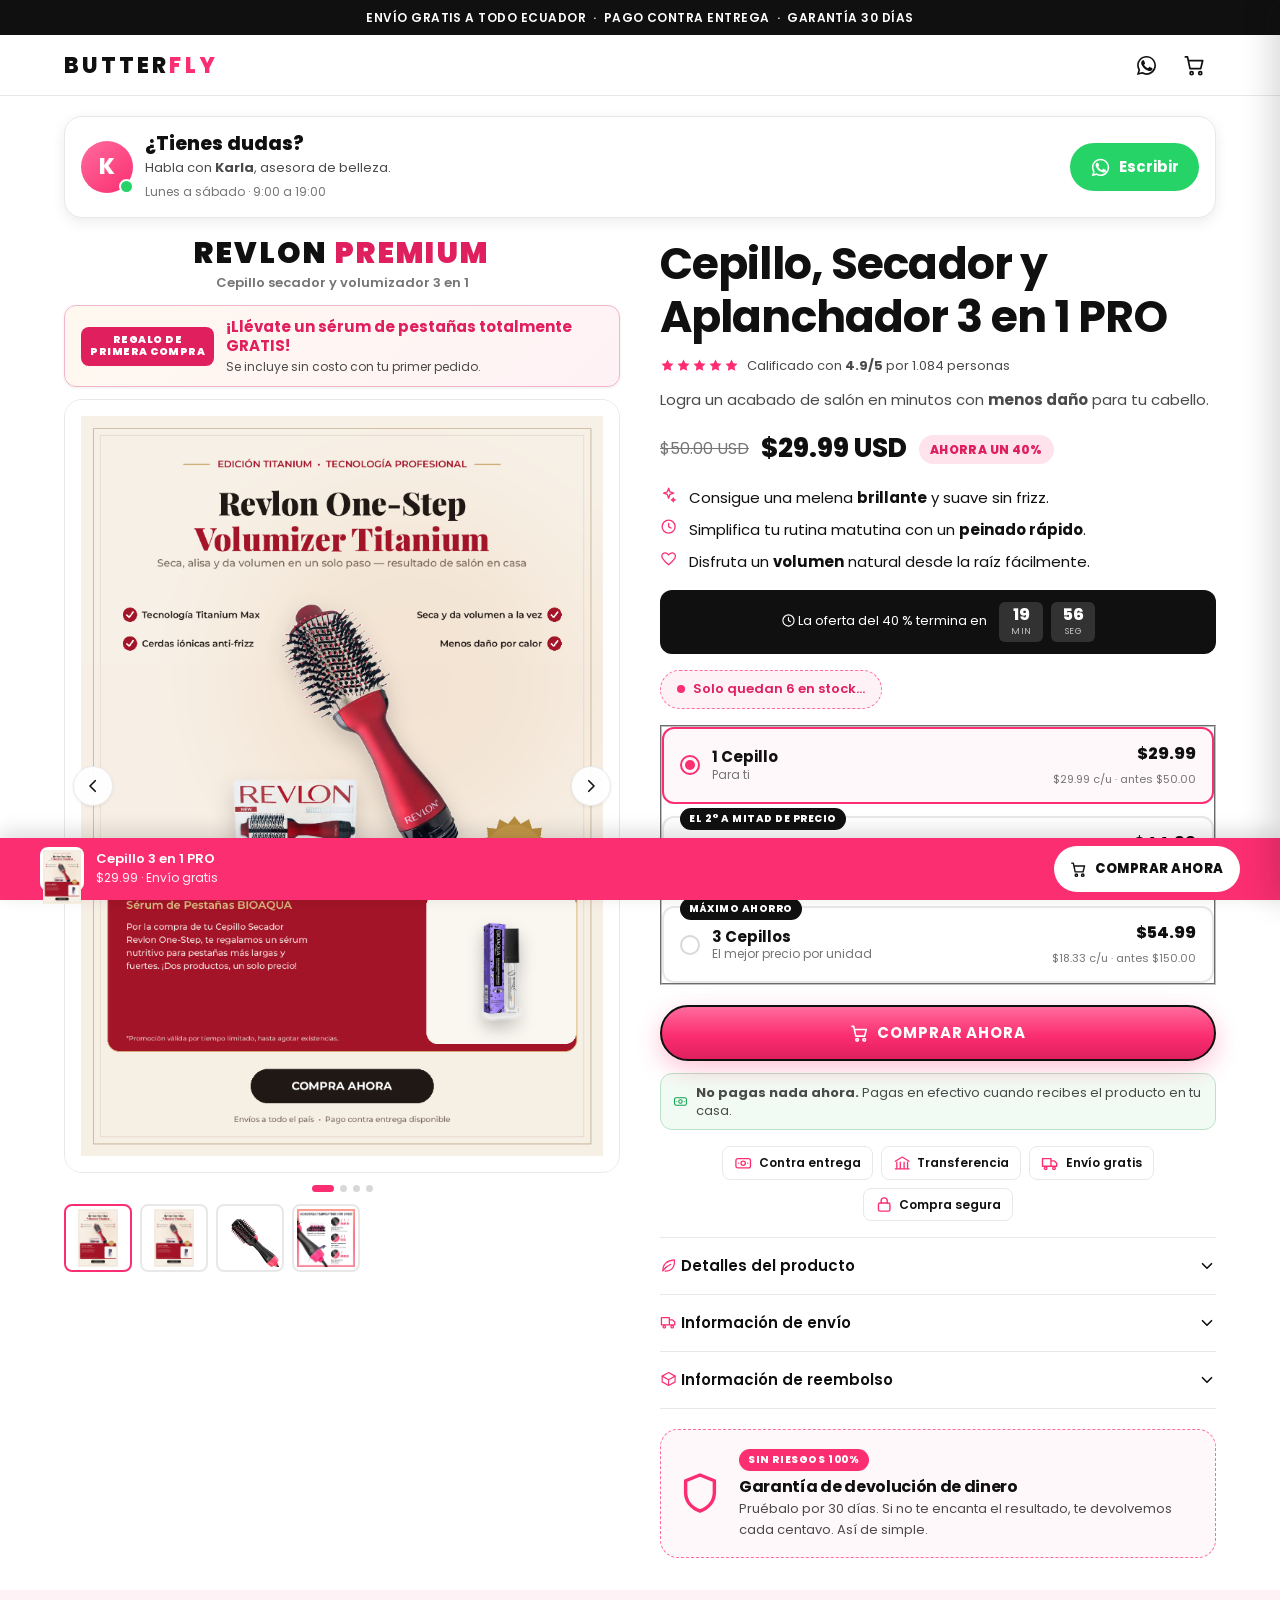
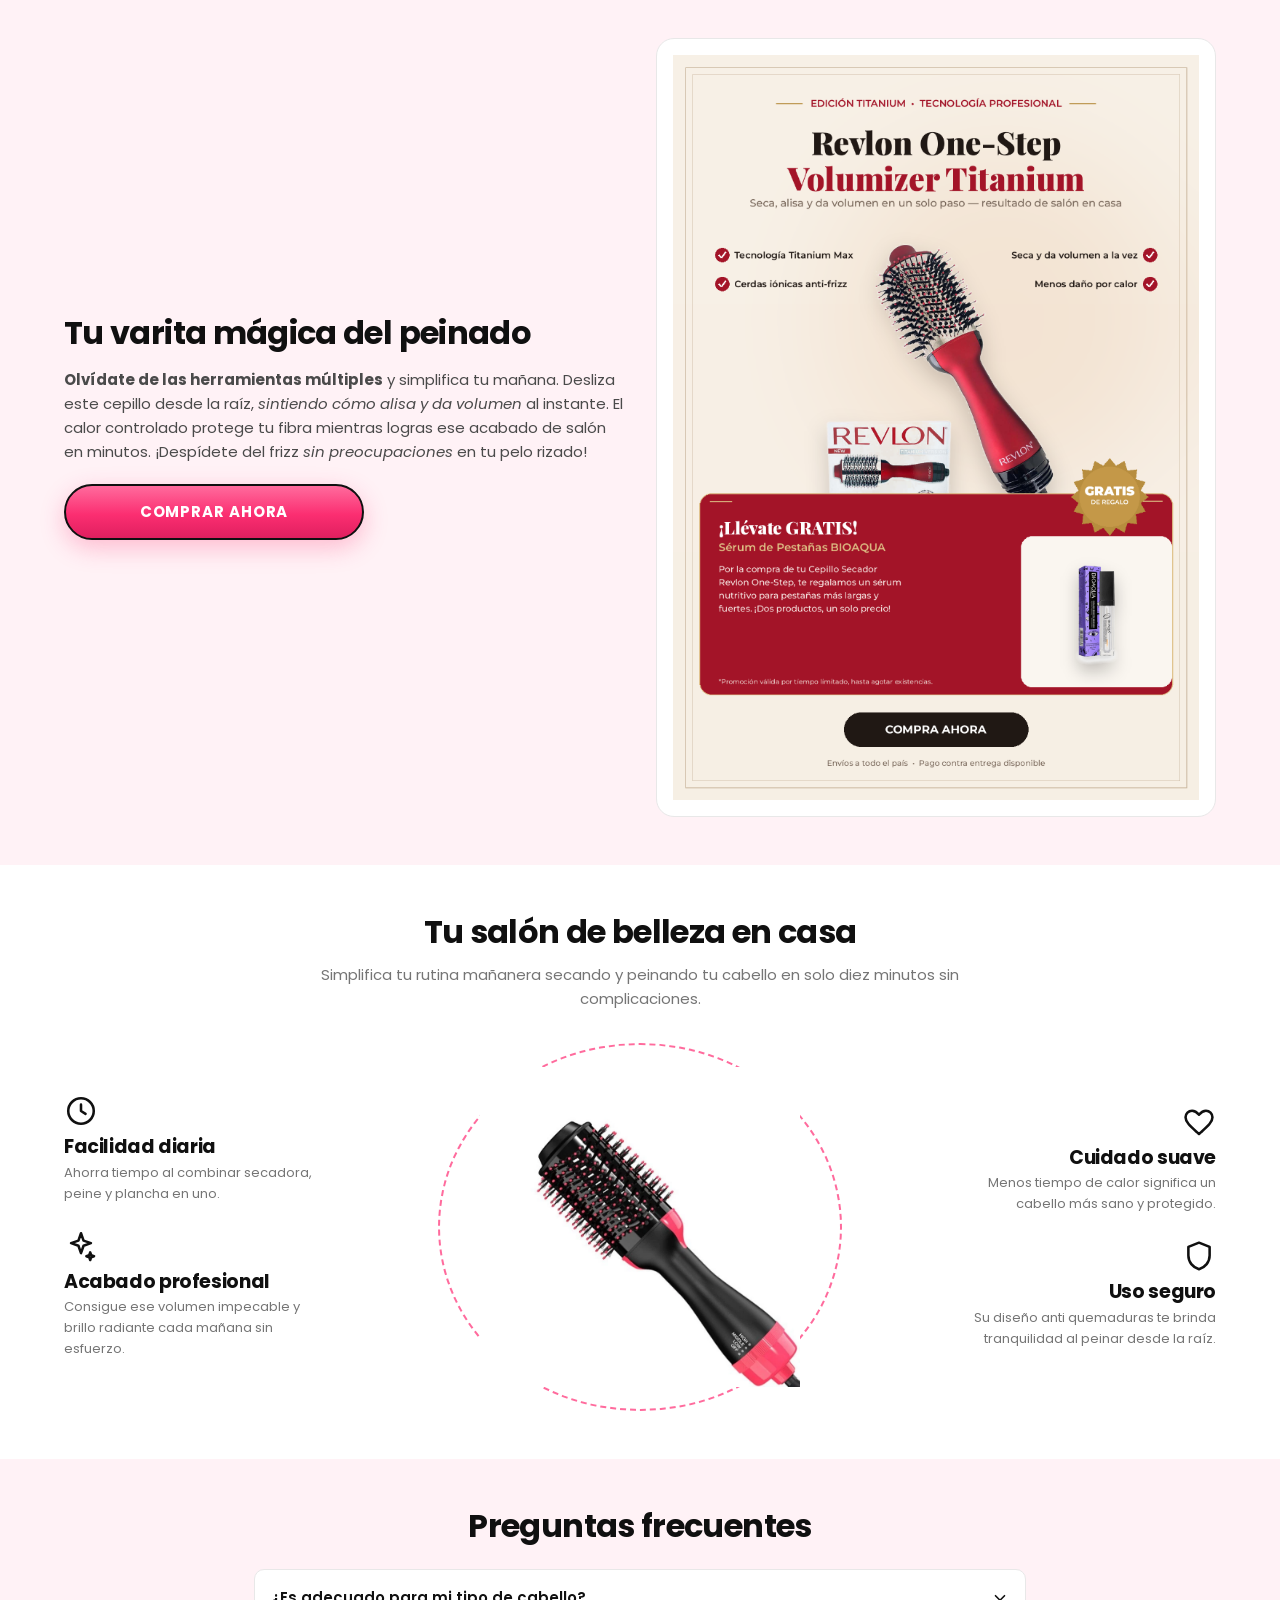
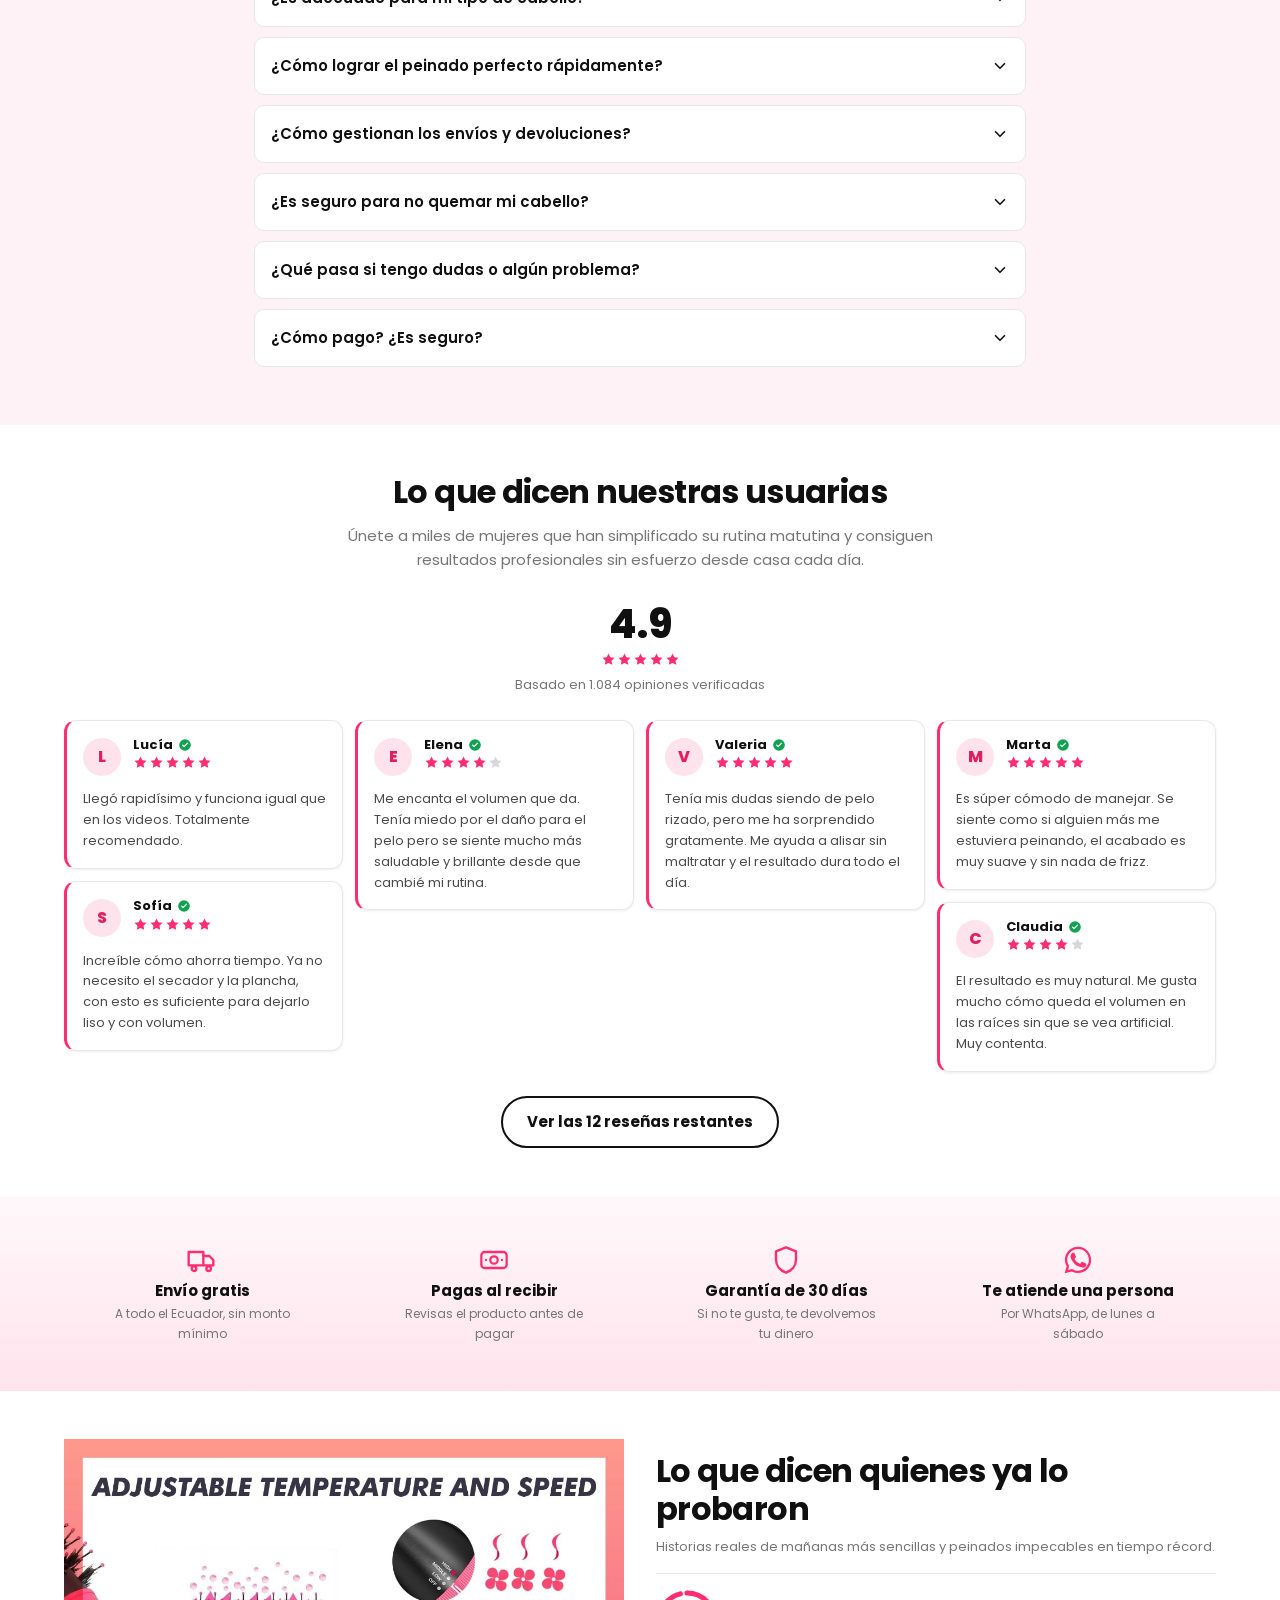
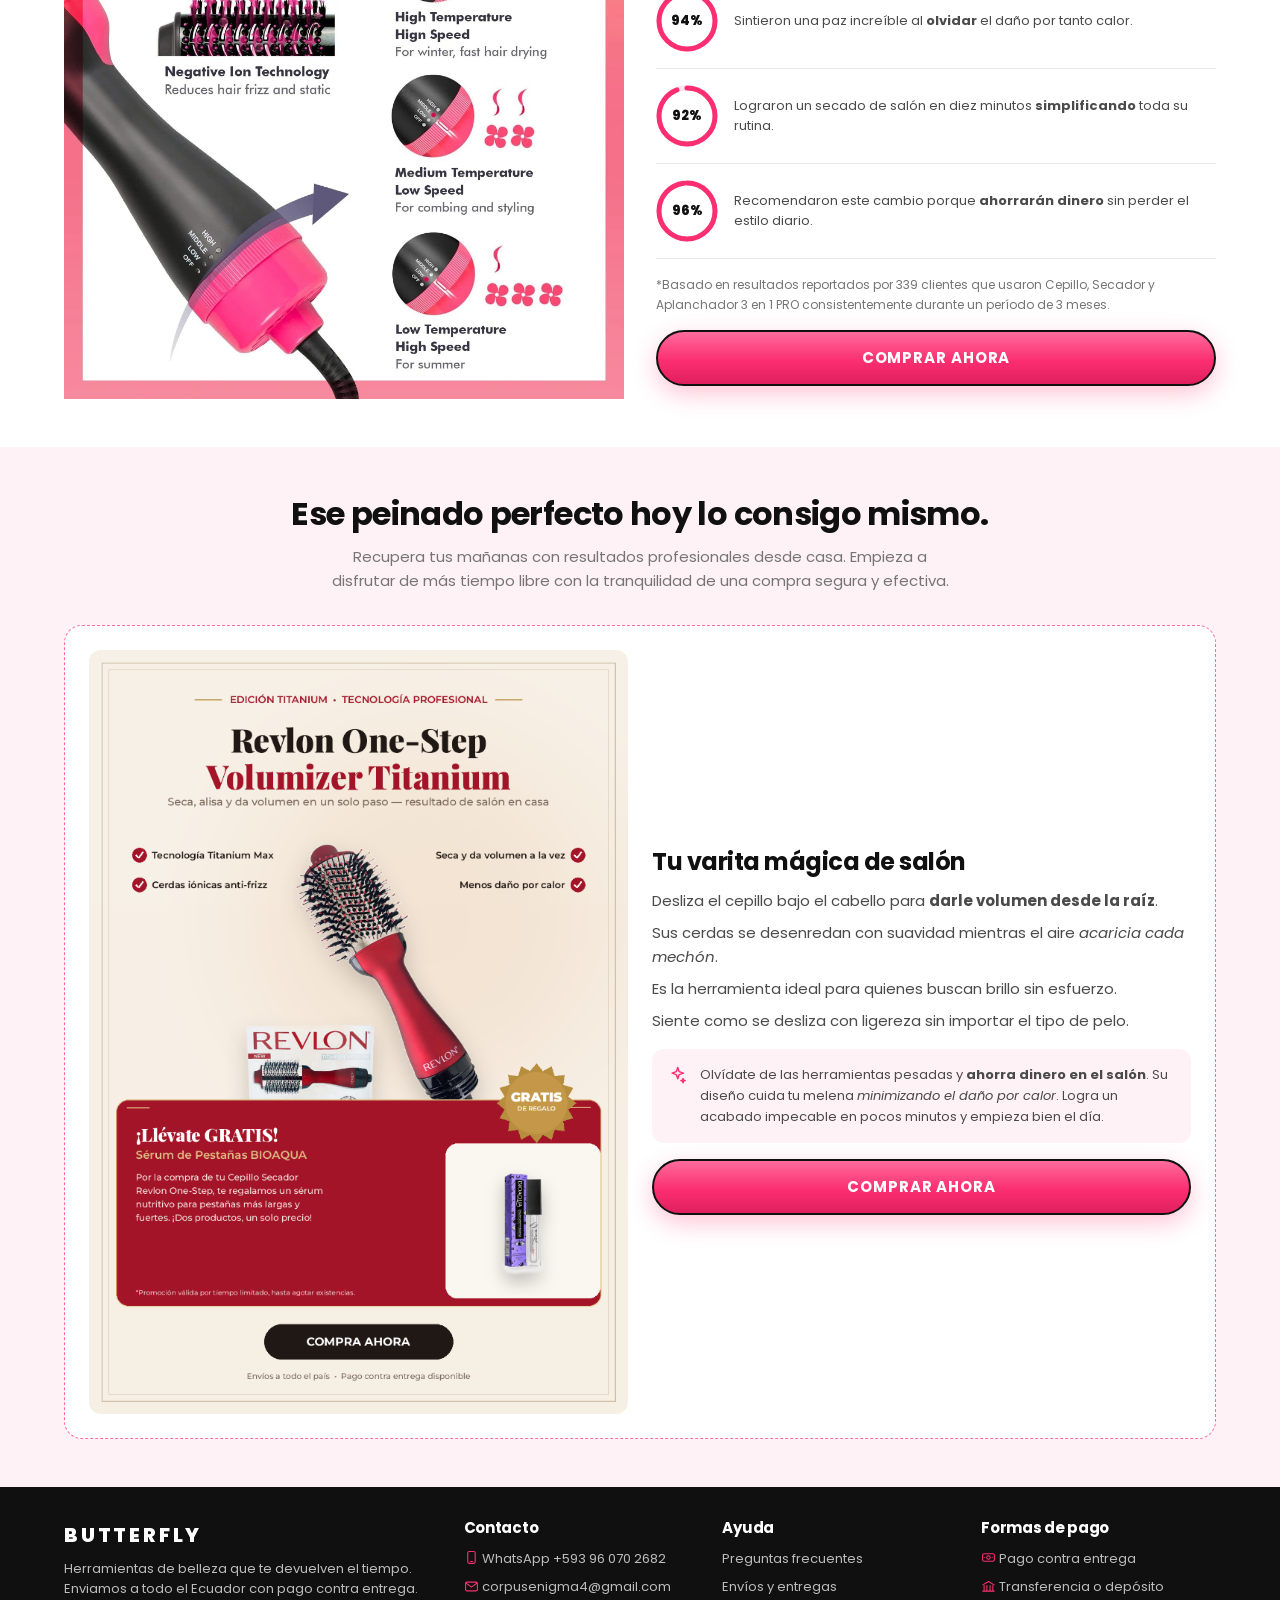
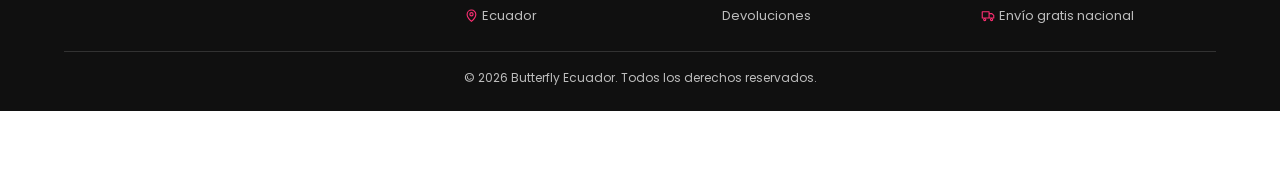
<file: index.html>
<!DOCTYPE html>
<html lang="es-EC">
<head>
<meta charset="UTF-8">
<meta name="viewport" content="width=device-width, initial-scale=1, viewport-fit=cover">
<meta name="theme-color" content="#FB2E71">

<title>Cepillo, Secador y Aplanchador 3 en 1 PRO | Butterfly Ecuador</title>
<meta name="description" content="Seca, alisa y da volumen en un solo paso. Acabado de salón en 10 minutos con menos daño. $29.99 con envío gratis a todo Ecuador. Pago contra entrega o transferencia.">
<link rel="canonical" href="https://butterflyec.netlify.app/">

<!-- Open Graph / redes sociales -->
<meta property="og:type" content="product">
<meta property="og:site_name" content="Butterfly">
<meta property="og:title" content="Cepillo, Secador y Aplanchador 3 en 1 PRO — 40% de descuento">
<meta property="og:description" content="Acabado de salón en minutos con menos daño para tu cabello. Envío gratis a todo Ecuador y pago contra entrega.">
<meta property="og:url" content="https://butterflyec.netlify.app/">
<!-- Vista previa al compartir por WhatsApp y Facebook.
     Debe ser una URL absoluta y en formato .png o .jpg: las redes no leen .svg -->
<meta property="og:image" content="https://butterflyec.netlify.app/assets/img/producto-1.png">
<meta property="og:image:width" content="800">
<meta property="og:image:height" content="800">
<meta property="og:locale" content="es_EC">
<meta name="twitter:card" content="summary_large_image">

<link rel="icon" type="image/svg+xml" href="assets/img/favicon.svg">
<link rel="apple-touch-icon" href="assets/img/favicon.svg">
<link rel="manifest" href="manifest.webmanifest">

<!-- Tipografía (con reserva de fuentes del sistema si no carga) -->
<link rel="preconnect" href="https://fonts.googleapis.com">
<link rel="preconnect" href="https://fonts.gstatic.com" crossorigin>
<link rel="stylesheet" href="https://fonts.googleapis.com/css2?family=Poppins:wght@400;500;600;700;800&display=swap" media="print" onload="this.media='all'">

<link rel="stylesheet" href="assets/css/styles.css">
</head>

<body>

<!-- =====================================================================
     CABECERA
     ===================================================================== -->
<header class="cabecera">
  <div class="cabecera__anuncio">
    ENVÍO GRATIS A TODO ECUADOR &nbsp;·&nbsp; PAGO CONTRA ENTREGA &nbsp;·&nbsp; GARANTÍA 30 DÍAS
  </div>
  <div class="contenedor">
    <div class="cabecera__barra">
      <a class="logo" href="index.html" aria-label="Butterfly, ir al inicio">BUTTER<span>FLY</span></a>
      <div class="cabecera__acciones">
        <a class="icono-btn" href="#" id="waCabecera" aria-label="Escribirnos por WhatsApp" target="_blank" rel="noopener"></a>
        <button class="icono-btn" data-abrir-cajon aria-label="Abrir el carrito de compras">
          <span data-icono-carrito></span>
          <span class="contador-carrito" data-contador-carrito aria-hidden="true">0</span>
        </button>
      </div>
    </div>
  </div>
</header>

<main>

<!-- =====================================================================
     ¿TIENES DUDAS? HABLA CON LA ASESORA
     ===================================================================== -->
<section class="contenedor" style="padding-top:var(--sp-5)" aria-label="Atención por WhatsApp">
  <div data-asesora></div>
</section>

<!-- =====================================================================
     FICHA DEL PRODUCTO
     ===================================================================== -->
<section class="producto contenedor" aria-labelledby="tituloProducto">
  <div class="producto__grid">

    <!-- ---------- Galería ---------- -->
    <div class="producto__galeria">
      <div class="producto__identidad" aria-label="Producto Revlon Premium">
        <p class="producto__marca">REVLON <span>PREMIUM</span></p>
        <p class="producto__tipo">Cepillo secador y volumizador 3 en 1</p>
      </div>

      <div class="regalo-primera-compra" aria-label="Regalo por primera compra">
        <span class="regalo-primera-compra__sello">REGALO DE<br>PRIMERA COMPRA</span>
        <div class="regalo-primera-compra__mensaje">
          <strong>¡Llévate un sérum de pestañas totalmente GRATIS!</strong>
          <span>Se incluye sin costo con tu primer pedido.</span>
        </div>
      </div>

      <div class="galeria__marco">
        <div class="galeria__pista" id="galeriaPista" tabindex="0" role="region" aria-label="Imágenes del producto, desliza para ver más"></div>

        <button class="galeria__flecha galeria__flecha--prev" id="galeriaPrev" aria-label="Imagen anterior"></button>
        <button class="galeria__flecha galeria__flecha--next" id="galeriaNext" aria-label="Imagen siguiente"></button>
      </div>

      <div class="galeria__puntos" id="galeriaPuntos" role="tablist" aria-label="Seleccionar imagen"></div>
      <div class="galeria__miniaturas" id="galeriaMinis"></div>
    </div>

    <!-- ---------- Información y compra ---------- -->
    <div class="producto__info">
      <h1 class="producto__titulo" id="tituloProducto"></h1>

      <div class="valoracion">
        <span class="estrellas" id="estrellasProducto" aria-hidden="true"></span>
        <span id="textoValoracion"></span>
      </div>

      <p class="producto__resumen" id="resumenProducto"></p>

      <div class="precios">
        <span class="precio-antes" id="precioAntes"></span>
        <span class="precio-ahora" id="precioAhora"></span>
        <span class="insignia-ahorro" id="insigniaAhorro"></span>
      </div>

      <ul class="lista-bullets" id="bulletsProducto"></ul>

      <div class="regresiva" id="regresiva" hidden>
        <span id="regresivaTexto"></span>
        <span class="regresiva__reloj" aria-live="off">
          <span class="regresiva__bloque"><b id="regMin">00</b><i>min</i></span>
          <span class="regresiva__bloque"><b id="regSeg">00</b><i>seg</i></span>
        </span>
      </div>

      <p class="escasez">
        <span class="escasez__punto" aria-hidden="true"></span>
        <span id="textoEscasez"></span>
      </p>

      <!-- Selector de packs -->
      <fieldset class="packs" id="packs">
        <legend class="solo-lectores">Elige tu pack</legend>
      </fieldset>

      <button class="btn btn--cta btn--bloque" id="btnAgregar">
        <span data-icono-carrito-btn></span>
        COMPRAR AHORA
      </button>

      <p class="promesa-pago">
        <span class="ico" data-icono="billete" aria-hidden="true"></span>
        <span><strong>No pagas nada ahora.</strong> Pagas en efectivo cuando recibes el producto en tu casa.</span>
      </p>

      <div class="metodos-pago">
        <span class="metodos-pago__item"><span class="ico" data-icono="billete"></span> Contra entrega</span>
        <span class="metodos-pago__item"><span class="ico" data-icono="banco"></span> Transferencia</span>
        <span class="metodos-pago__item"><span class="ico" data-icono="camion"></span> Envío gratis</span>
        <span class="metodos-pago__item"><span class="ico" data-icono="candado"></span> Compra segura</span>
      </div>

      <!-- Acordeones de detalles -->
      <div id="detallesProducto"></div>

      <!-- Garantía -->
      <div class="garantia">
        <span class="garantia__sello" data-icono="escudo" aria-hidden="true"></span>
        <div>
          <span class="garantia__etiqueta">SIN RIESGOS 100%</span>
          <h3 class="garantia__titulo" id="garantiaTitulo"></h3>
          <p class="garantia__texto" id="garantiaTexto"></p>
        </div>
      </div>
    </div>
  </div>
</section>

<!-- =====================================================================
     TU VARITA MÁGICA DEL PEINADO
     ===================================================================== -->
<section class="seccion varita">
  <div class="contenedor">
    <div class="varita__grid">
      <div class="revelar">
        <h2 class="varita__titulo">Tu varita mágica del peinado</h2>
        <p class="varita__texto">
          <strong>Olvídate de las herramientas múltiples</strong> y simplifica tu mañana. Desliza
          este cepillo desde la raíz, <em>sintiendo cómo alisa y da volumen</em> al instante. El
          calor controlado protege tu fibra mientras logras ese acabado de salón en minutos.
          ¡Despídete del frizz <em>sin preocupaciones</em> en tu pelo rizado!
        </p>
        <button class="btn btn--cta" data-comprar-ahora>COMPRAR AHORA</button>
      </div>
      <figure class="varita__figura revelar">
        <img data-foto="1" alt="Cepillo, secador y aplanchador 3 en 1 de Butterfly" width="800" height="800" loading="lazy">
      </figure>
    </div>
  </div>
</section>

<!-- =====================================================================
     TU SALÓN DE BELLEZA EN CASA
     ===================================================================== -->
<section class="seccion">
  <div class="contenedor">
    <h2 class="titulo-seccion revelar">Tu salón de belleza en casa</h2>
    <p class="subtitulo-seccion revelar">
      Simplifica tu rutina mañanera secando y peinando tu cabello en solo diez minutos sin complicaciones.
    </p>

    <div class="beneficios__grid">
      <div class="beneficios__columna revelar">
        <div class="beneficio">
          <div class="beneficio__icono" data-icono="reloj"></div>
          <h3 class="beneficio__titulo">Facilidad diaria</h3>
          <p class="beneficio__texto">Ahorra tiempo al combinar secadora, peine y plancha en uno.</p>
        </div>
        <div class="beneficio">
          <div class="beneficio__icono" data-icono="chispa"></div>
          <h3 class="beneficio__titulo">Acabado profesional</h3>
          <p class="beneficio__texto">Consigue ese volumen impecable y brillo radiante cada mañana sin esfuerzo.</p>
        </div>
      </div>

      <div class="beneficios__centro revelar">
        <span class="beneficios__aro" aria-hidden="true"></span>
        <img data-foto="2" alt="Temperatura y velocidad ajustables del cepillo" width="800" height="800" loading="lazy">
      </div>

      <div class="beneficios__columna revelar">
        <div class="beneficio">
          <div class="beneficio__icono" data-icono="corazon"></div>
          <h3 class="beneficio__titulo">Cuidado suave</h3>
          <p class="beneficio__texto">Menos tiempo de calor significa un cabello más sano y protegido.</p>
        </div>
        <div class="beneficio">
          <div class="beneficio__icono" data-icono="escudo"></div>
          <h3 class="beneficio__titulo">Uso seguro</h3>
          <p class="beneficio__texto">Su diseño anti quemaduras te brinda tranquilidad al peinar desde la raíz.</p>
        </div>
      </div>
    </div>
  </div>
</section>

<!-- =====================================================================
     PREGUNTAS FRECUENTES
     ===================================================================== -->
<section class="seccion seccion--rosa" aria-labelledby="tituloFaq">
  <div class="contenedor" style="max-width:820px">
    <h2 class="titulo-seccion revelar" id="tituloFaq">Preguntas frecuentes</h2>
    <div style="margin-top:var(--sp-6)" id="listaFaq"></div>
  </div>
</section>

<!-- =====================================================================
     RESEÑAS
     ===================================================================== -->
<section class="seccion" aria-labelledby="tituloResenas">
  <div class="contenedor">
    <h2 class="titulo-seccion revelar" id="tituloResenas">Lo que dicen nuestras usuarias</h2>
    <p class="subtitulo-seccion revelar">
      Únete a miles de mujeres que han simplificado su rutina matutina y consiguen resultados
      profesionales sin esfuerzo desde casa cada día.
    </p>

    <div class="resumen-valoracion revelar">
      <span class="resumen-valoracion__nota" id="notaGlobal"></span>
      <span class="estrellas" id="estrellasGlobal" aria-hidden="true"></span>
      <span class="resumen-valoracion__meta" id="metaGlobal"></span>
    </div>

    <div class="resenas__muro" id="muroResenas"></div>

    <div class="resenas__acciones">
      <button class="btn btn--fantasma" id="btnMasResenas">Ver más reseñas</button>
    </div>
  </div>
</section>

<!-- =====================================================================
     FRANJA DE CONFIANZA
     ===================================================================== -->
<section class="seccion seccion--pastel">
  <div class="contenedor">
    <ul class="confianza" id="franjaConfianza"></ul>
  </div>
</section>

<!-- =====================================================================
     ESTADÍSTICAS
     ===================================================================== -->
<section class="seccion">
  <div class="contenedor">
    <div class="stats__grid">
      <figure class="stats__figura revelar">
        <img data-foto="3" alt="Detalle del cepillo, secador y aplanchador 3 en 1" width="800" height="800" loading="lazy">
      </figure>

      <div class="revelar">
        <h2 style="font-size:var(--t-2xl);margin-bottom:var(--sp-2)">Lo que dicen quienes ya lo probaron</h2>
        <p style="color:var(--gris-500);font-size:var(--t-sm);margin-bottom:var(--sp-4)">
          Historias reales de mañanas más sencillas y peinados impecables en tiempo récord.
        </p>

        <div class="stats__lista" id="listaStats"></div>

        <p class="stats__nota" id="notaStats"></p>
        <button class="btn btn--cta btn--bloque" data-comprar-ahora>COMPRAR AHORA</button>
      </div>
    </div>
  </div>
</section>

<!-- =====================================================================
     CIERRE FINAL
     ===================================================================== -->
<section class="seccion seccion--rosa">
  <div class="contenedor">
    <h2 class="titulo-seccion revelar">Ese peinado perfecto hoy lo consigo mismo.</h2>
    <p class="subtitulo-seccion revelar">
      Recupera tus mañanas con resultados profesionales desde casa. Empieza a disfrutar de más
      tiempo libre con la tranquilidad de una compra segura y efectiva.
    </p>

    <div class="cierre__caja revelar">
      <figure class="cierre__figura">
        <img data-foto="4" alt="Uso del cepillo, secador y aplanchador 3 en 1" width="800" height="800" loading="lazy">
      </figure>
      <div>
        <h3 class="cierre__titulo">Tu varita mágica de salón</h3>
        <div class="cierre__lista">
          <p>Desliza el cepillo bajo el cabello para <strong>darle volumen desde la raíz</strong>.</p>
          <p>Sus cerdas se desenredan con suavidad mientras el aire <em>acaricia cada mechón</em>.</p>
          <p>Es la herramienta ideal para quienes buscan brillo sin esfuerzo.</p>
          <p>Siente como se desliza con ligereza sin importar el tipo de pelo.</p>
        </div>
        <div class="cierre__destacado">
          <span class="ico ico--grande" data-icono="chispa" aria-hidden="true"></span>
          <span>
            Olvídate de las herramientas pesadas y <strong>ahorra dinero en el salón</strong>.
            Su diseño cuida tu melena <em>minimizando el daño por calor</em>. Logra un acabado
            impecable en pocos minutos y empieza bien el día.
          </span>
        </div>
        <button class="btn btn--cta btn--bloque" data-comprar-ahora>COMPRAR AHORA</button>
      </div>
    </div>
  </div>
</section>

</main>

<!-- =====================================================================
     PIE DE PÁGINA
     ===================================================================== -->
<footer class="pie">
  <div class="contenedor">
    <div class="pie__grid">
      <div>
        <p class="pie__logo">BUTTERFLY</p>
        <p>Herramientas de belleza que te devuelven el tiempo. Enviamos a todo el Ecuador con pago contra entrega.</p>
      </div>
      <div>
        <h3 class="pie__titulo">Contacto</h3>
        <ul class="pie__lista">
          <li><a id="waPie" href="#" target="_blank" rel="noopener"></a></li>
          <li><a id="mailPie" href="#"></a></li>
          <li id="ciudadPie"></li>
        </ul>
      </div>
      <div>
        <h3 class="pie__titulo">Ayuda</h3>
        <ul class="pie__lista">
          <li><a href="#tituloFaq">Preguntas frecuentes</a></li>
          <li><a href="#tituloFaq">Envíos y entregas</a></li>
          <li><a href="#tituloFaq">Devoluciones</a></li>
        </ul>
      </div>
      <div>
        <h3 class="pie__titulo">Formas de pago</h3>
        <ul class="pie__lista">
          <li><span class="ico" data-icono="billete"></span> Pago contra entrega</li>
          <li><span class="ico" data-icono="banco"></span> Transferencia o depósito</li>
          <li><span class="ico" data-icono="camion"></span> Envío gratis nacional</li>
        </ul>
      </div>
    </div>
    <div class="pie__legal">
      <p>&copy; <span id="anio"></span> Butterfly Ecuador. Todos los derechos reservados.</p>
    </div>
  </div>
</footer>

<!-- =====================================================================
     BARRA STICKY INFERIOR
     ===================================================================== -->
<div class="barra-sticky" id="barraSticky">
  <div class="barra-sticky__interior">
    <div class="barra-sticky__mini">
      <!-- Arranca con la ilustración y el guion la cambia por tu foto real -->
      <img id="stickyFoto" src="assets/img/producto-1.png" alt="" width="44" height="44">
    </div>
    <div class="barra-sticky__texto">
      <p class="barra-sticky__nombre" id="stickyNombre"></p>
      <p class="barra-sticky__precio" id="stickyPrecio"></p>
    </div>
    <button class="barra-sticky__btn" id="stickyBtn">
      <span data-icono-carrito-sticky></span>
      <span class="corto">COMPRAR</span>
      <span class="largo">COMPRAR AHORA</span>
    </button>
  </div>
</div>

<!-- Botón flotante de WhatsApp -->
<a class="wa-flotante" id="waFlotante" href="#" target="_blank" rel="noopener" aria-label="Escribirnos por WhatsApp"></a>

<!-- Datos estructurados para Google -->
<script type="application/ld+json" id="datosEstructurados"></script>

<script src="assets/js/config.js"></script>
<script src="assets/js/analytics.js"></script>
<script src="assets/js/contenido.js"></script>
<script src="assets/js/tienda.js"></script>
<script src="assets/js/landing.js"></script>
</body>
</html>
</file>
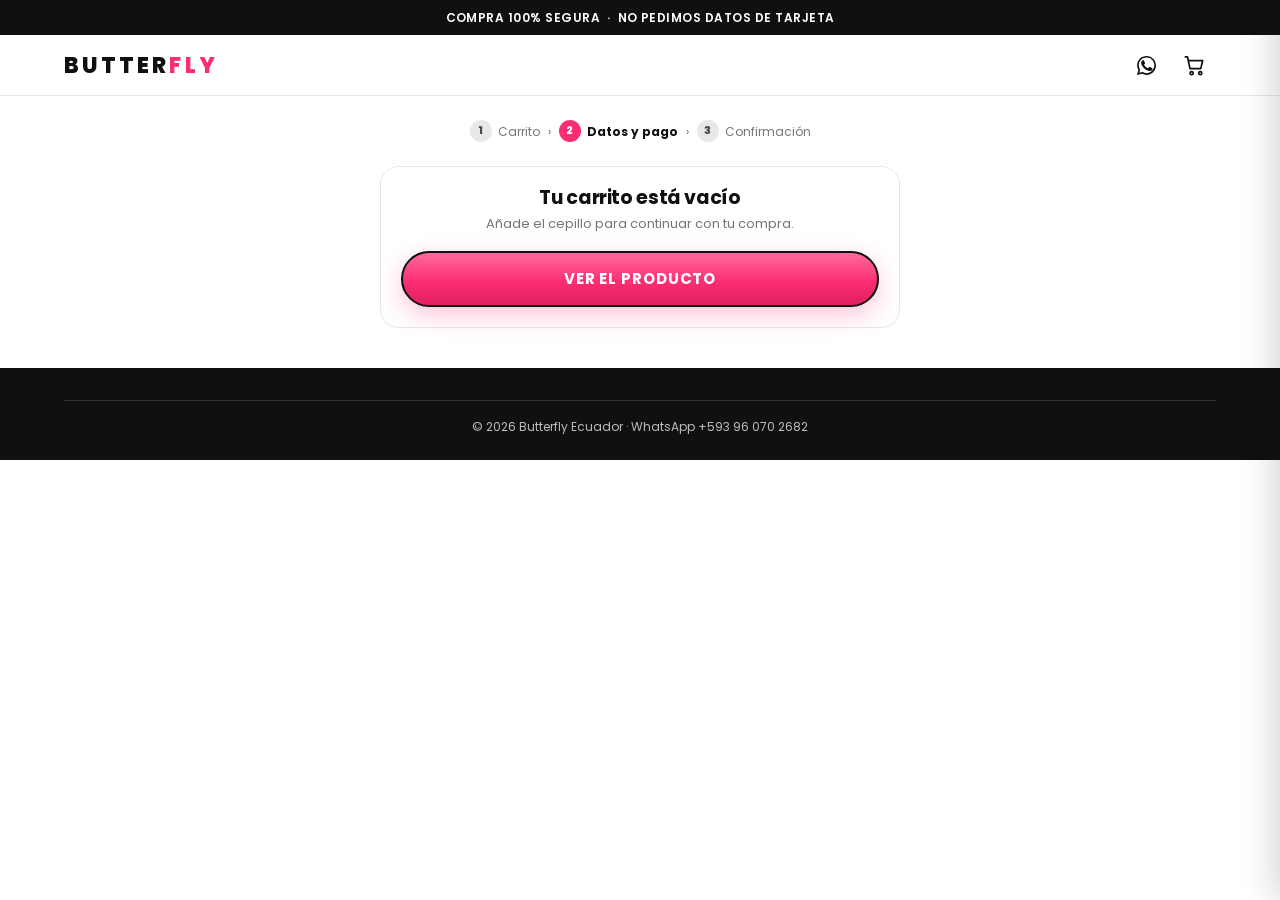
<file: checkout.html>
<!DOCTYPE html>
<html lang="es-EC">
<head>
<meta charset="UTF-8">
<meta name="viewport" content="width=device-width, initial-scale=1, viewport-fit=cover">
<meta name="theme-color" content="#FB2E71">
<meta name="robots" content="noindex, nofollow">

<title>Finalizar compra | Butterfly</title>
<meta name="description" content="Completa tu pedido. Pago contra entrega o transferencia con 5% de descuento. Envío gratis a todo Ecuador.">

<link rel="icon" type="image/svg+xml" href="assets/img/favicon.svg">
<link rel="preconnect" href="https://fonts.googleapis.com">
<link rel="preconnect" href="https://fonts.gstatic.com" crossorigin>
<link rel="stylesheet" href="https://fonts.googleapis.com/css2?family=Poppins:wght@400;500;600;700;800&display=swap" media="print" onload="this.media='all'">
<link rel="stylesheet" href="assets/css/styles.css">
</head>

<body class="sin-barra">

<header class="cabecera">
  <div class="cabecera__anuncio">
    COMPRA 100% SEGURA &nbsp;·&nbsp; NO PEDIMOS DATOS DE TARJETA
  </div>
  <div class="contenedor">
    <div class="cabecera__barra">
      <a class="logo" href="index.html" aria-label="Butterfly, volver al inicio">BUTTER<span>FLY</span></a>
      <div class="cabecera__acciones">
        <a class="icono-btn" id="waCabecera" href="#" target="_blank" rel="noopener" aria-label="Escribirnos por WhatsApp"></a>
        <button class="icono-btn" data-abrir-cajon aria-label="Abrir el carrito">
          <span data-icono-carrito></span>
          <span class="contador-carrito" data-contador-carrito aria-hidden="true">0</span>
        </button>
      </div>
    </div>
  </div>
</header>

<main class="checkout contenedor">

  <nav class="pasos" aria-label="Progreso del pedido">
    <span class="pasos__item"><span class="pasos__num">1</span> Carrito</span>
    <span aria-hidden="true">›</span>
    <span class="pasos__item pasos__item--activo"><span class="pasos__num">2</span> Datos y pago</span>
    <span aria-hidden="true">›</span>
    <span class="pasos__item"><span class="pasos__num">3</span> Confirmación</span>
  </nav>

  <!-- Aviso cuando el carrito está vacío -->
  <div id="carritoVacio" hidden>
    <div class="tarjeta centrado" style="max-width:520px;margin-inline:auto">
      <h1 class="tarjeta__titulo" style="justify-content:center">Tu carrito está vacío</h1>
      <p class="tarjeta__nota">Añade el cepillo para continuar con tu compra.</p>
      <a class="btn btn--cta btn--bloque" href="index.html">Ver el producto</a>
    </div>
  </div>

  <div class="checkout__grid" id="checkoutContenido">

    <!-- ================= COLUMNA IZQUIERDA: FORMULARIO ================= -->
    <div>
      <!-- Lo primero que ve la clienta: no arriesga nada -->
      <div class="promesa-cod">
        <span class="promesa-cod__icono" data-ico="billete" aria-hidden="true"></span>
        <div>
          <p class="promesa-cod__titulo">Pagas en efectivo cuando lo recibes</p>
          <p class="promesa-cod__texto">
            No pagas nada hoy y no pedimos datos de tarjeta. Revisas el producto y recién ahí pagas
            al mensajero. Solo necesitamos tus datos para la entrega.
          </p>
        </div>
      </div>

      <form id="formPedido" novalidate>

        <!-- ---------- Datos de contacto ---------- -->
        <section class="tarjeta">
          <h2 class="tarjeta__titulo"><span class="ico" data-ico="usuario" aria-hidden="true"></span> Tus datos</h2>
          <p class="tarjeta__nota">Los necesitamos para coordinar la entrega contigo.</p>

          <div class="campos">
            <div class="campos campos--2">
              <div class="campo" data-campo="nombre">
                <label class="campo__etiqueta" for="nombre">Nombres <span class="req">*</span></label>
                <input type="text" id="nombre" name="nombre" autocomplete="given-name"
                       placeholder="María" required minlength="2" maxlength="40">
                <span class="campo__error"></span>
              </div>
              <div class="campo" data-campo="apellido">
                <label class="campo__etiqueta" for="apellido">Apellidos <span class="req">*</span></label>
                <input type="text" id="apellido" name="apellido" autocomplete="family-name"
                       placeholder="González" required minlength="2" maxlength="40">
                <span class="campo__error"></span>
              </div>
            </div>

            <div class="campo" data-campo="cedula">
              <label class="campo__etiqueta" for="cedula">Cédula o RUC <span class="req">*</span></label>
              <input type="text" id="cedula" name="cedula" inputmode="numeric"
                     placeholder="0912345678" required maxlength="13">
              <span class="campo__ayuda">10 dígitos para cédula, 13 para RUC. La usamos solo para la guía de envío.</span>
              <span class="campo__error"></span>
            </div>

            <div class="campo" data-campo="telefono">
              <label class="campo__etiqueta" for="telefono">Celular (WhatsApp) <span class="req">*</span></label>
              <div class="prefijo">
                <span class="prefijo__texto">EC +593</span>
                <input type="tel" id="telefono" name="telefono" inputmode="tel"
                       autocomplete="tel-national" placeholder="0991234567" required maxlength="10">
              </div>
              <span class="campo__ayuda">Aquí te avisamos cuando tu pedido salga a ruta.</span>
              <span class="campo__error"></span>
            </div>

            <div class="campo" data-campo="email">
              <label class="campo__etiqueta" for="email">Correo electrónico <span style="color:var(--gris-500);font-weight:400">(opcional)</span></label>
              <input type="email" id="email" name="email" autocomplete="email"
                     placeholder="maria@correo.com" maxlength="80">
              <span class="campo__error"></span>
            </div>
          </div>
        </section>

        <!-- ---------- Dirección de entrega ---------- -->
        <section class="tarjeta">
          <h2 class="tarjeta__titulo"><span class="ico" data-ico="pin" aria-hidden="true"></span> Dirección de entrega</h2>
          <p class="tarjeta__nota" id="notaEnvio"></p>

          <div class="campos">
            <div class="campos campos--2">
              <div class="campo" data-campo="provincia">
                <label class="campo__etiqueta" for="provincia">Provincia <span class="req">*</span></label>
                <select id="provincia" name="provincia" required>
                  <option value="">Selecciona…</option>
                </select>
                <span class="campo__error"></span>
              </div>
              <div class="campo" data-campo="ciudad">
                <label class="campo__etiqueta" for="ciudad">Ciudad <span class="req">*</span></label>
                <input type="text" id="ciudad" name="ciudad" autocomplete="address-level2"
                       placeholder="Guayaquil" required minlength="3" maxlength="40">
                <span class="campo__error"></span>
              </div>
            </div>

            <div class="campo" data-campo="direccion">
              <label class="campo__etiqueta" for="direccion">Dirección completa <span class="req">*</span></label>
              <textarea id="direccion" name="direccion" autocomplete="street-address" required
                        minlength="10" maxlength="200"
                        placeholder="Calle principal, número de casa, calle secundaria, sector o ciudadela"></textarea>
              <span class="campo__error"></span>
            </div>

            <!-- Lo opcional va escondido para no abrumar en el celular -->
            <details class="opcionales">
              <summary class="opcionales__titulo">Agregar una referencia o una nota (opcional)</summary>

              <div class="campo" data-campo="referencia">
                <label class="campo__etiqueta" for="referencia">Referencia para el mensajero</label>
                <input type="text" id="referencia" name="referencia" maxlength="120"
                       placeholder="Casa esquinera de reja blanca, frente a la farmacia">
                <span class="campo__error"></span>
              </div>

              <div class="campo" data-campo="notas">
                <label class="campo__etiqueta" for="notas">Notas del pedido</label>
                <textarea id="notas" name="notas" maxlength="300"
                          placeholder="Horario en que prefieres recibir, si es un regalo, etc."></textarea>
              </div>
            </details>
          </div>
        </section>

        <!-- ---------- Método de pago ---------- -->
        <section class="tarjeta">
          <h2 class="tarjeta__titulo"><span class="ico" data-ico="tarjeta" aria-hidden="true"></span> ¿Cómo prefieres pagar?</h2>
          <p class="tarjeta__nota">Elige una de las dos opciones. No pedimos datos de tarjeta en ningún momento.</p>

          <div class="opciones-pago" id="opcionesPago"></div>
          <div class="campo" data-campo="pago" style="margin-top:12px">
            <span class="campo__error"></span>
          </div>
        </section>

      </form>
    </div>

    <!-- ================= COLUMNA DERECHA: RESUMEN ================= -->
    <aside>
      <div class="resumen">
        <h2 class="resumen__titulo">Resumen de tu pedido</h2>

        <div class="resumen__lineas" id="resumenLineas"></div>

        <div class="totales" id="resumenTotales"></div>

        <button class="btn btn--cta btn--bloque" id="btnConfirmar" form="formPedido">
          CONFIRMAR PEDIDO
        </button>

        <p style="text-align:center;font-size:var(--t-xs);color:var(--gris-500);margin-top:10px" id="notaBoton"></p>

        <div data-asesora data-compacta style="margin-top:var(--sp-4)"></div>

        <ul class="resumen__confianza">
          <li><span data-ico="camion"></span> Envío gratis a todo el Ecuador</li>
          <li><span data-ico="escudo"></span> Garantía de 30 días o te devolvemos tu dinero</li>
          <li><span data-ico="checkCirculo"></span> Más de 10.000 clientas satisfechas</li>
          <li><span data-ico="whatsapp"></span> Soporte real por WhatsApp</li>
        </ul>

        <p style="text-align:center;margin-top:var(--sp-4)">
          <a href="index.html" style="display:inline-flex;align-items:center;gap:6px;min-height:44px;font-size:var(--t-sm);color:var(--gris-500);text-decoration:underline">
            <span class="ico ico--neutro" data-ico="izq" aria-hidden="true"></span>
            Seguir viendo el producto
          </a>
        </p>
      </div>
    </aside>

  </div>
</main>

<footer class="pie">
  <div class="contenedor">
    <div class="pie__legal">
      <p>&copy; <span id="anio"></span> Butterfly Ecuador · WhatsApp <span id="numeroPie"></span></p>
    </div>
  </div>
</footer>

<!-- =====================================================================
     BARRA FIJA DE PAGO (solo en celular)
     El botón de confirmar quedaba abajo del resumen y en el celular había que
     buscarlo. Así siempre está a la vista mientras se llenan los datos.
     ===================================================================== -->
<div class="barra-pago" id="barraPago" hidden>
  <div class="barra-pago__interior">
    <div class="barra-pago__texto">
      <p class="barra-pago__total" id="barraPagoTotal"></p>
      <p class="barra-pago__nota">Pagas al recibir · Envío gratis</p>
    </div>
    <button type="button" class="barra-pago__btn" id="btnConfirmarMovil">CONFIRMAR</button>
  </div>
</div>

<script src="assets/js/config.js"></script>
<script src="assets/js/analytics.js"></script>
<script src="assets/js/contenido.js"></script>
<script src="assets/js/tienda.js"></script>
<script src="assets/js/checkout.js"></script>
</body>
</html>
</file>
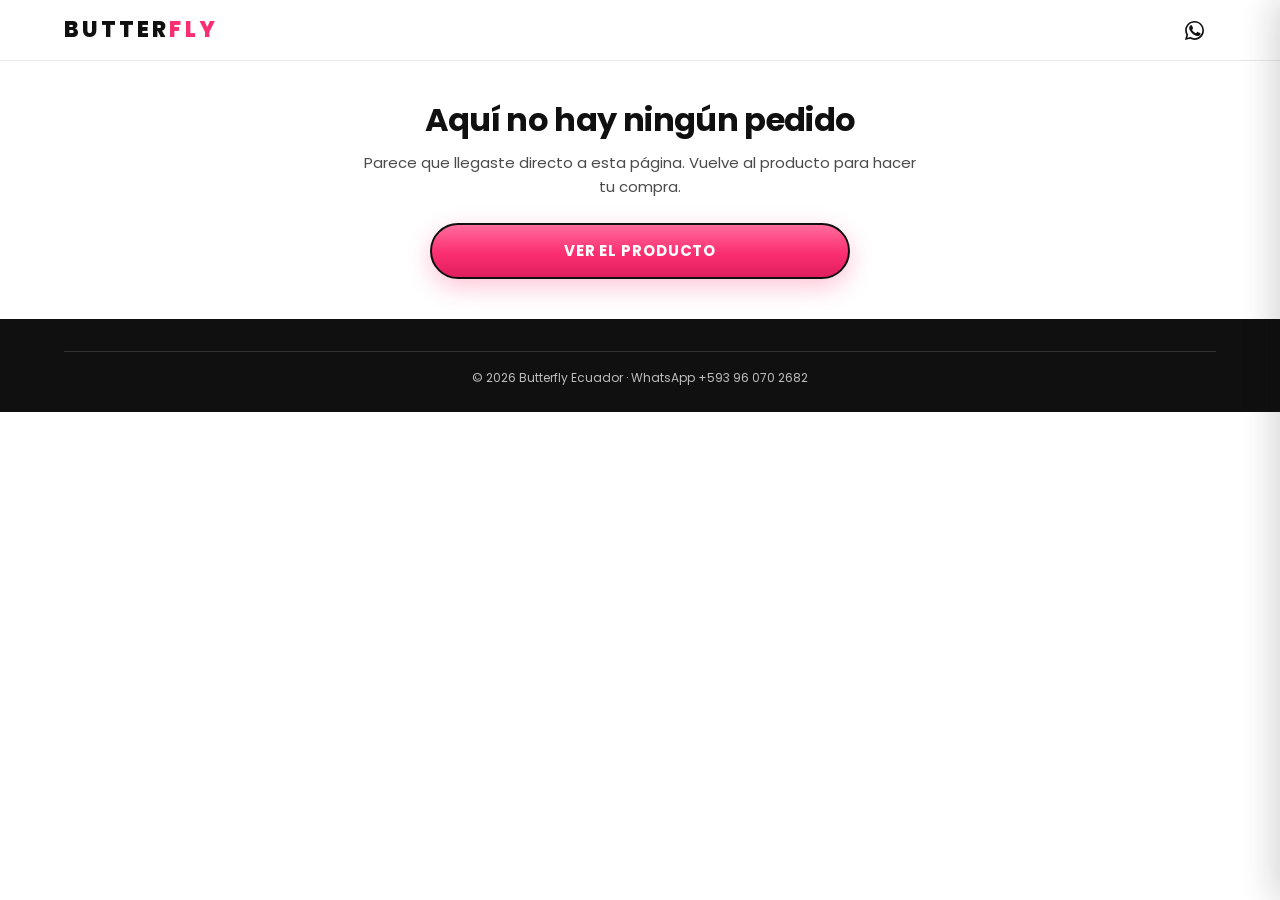
<file: gracias.html>
<!DOCTYPE html>
<html lang="es-EC">
<head>
<meta charset="UTF-8">
<meta name="viewport" content="width=device-width, initial-scale=1, viewport-fit=cover">
<meta name="theme-color" content="#FB2E71">
<meta name="robots" content="noindex, nofollow">

<title>¡Pedido confirmado! | Butterfly</title>

<link rel="icon" type="image/svg+xml" href="assets/img/favicon.svg">
<link rel="preconnect" href="https://fonts.googleapis.com">
<link rel="preconnect" href="https://fonts.gstatic.com" crossorigin>
<link rel="stylesheet" href="https://fonts.googleapis.com/css2?family=Poppins:wght@400;500;600;700;800&display=swap" media="print" onload="this.media='all'">
<link rel="stylesheet" href="assets/css/styles.css">
</head>

<body class="sin-barra">

<header class="cabecera">
  <div class="contenedor">
    <div class="cabecera__barra">
      <a class="logo" href="index.html" aria-label="Butterfly, volver al inicio">BUTTER<span>FLY</span></a>
      <div class="cabecera__acciones">
        <a class="icono-btn" id="waCabecera" href="#" target="_blank" rel="noopener" aria-label="Escribirnos por WhatsApp"></a>
      </div>
    </div>
  </div>
</header>

<main class="gracias contenedor">

  <!-- Si alguien llega aquí sin pedido -->
  <div id="sinPedido" hidden>
    <h1 class="gracias__titulo">Aquí no hay ningún pedido</h1>
    <p class="gracias__texto">Parece que llegaste directo a esta página. Vuelve al producto para hacer tu compra.</p>
    <div class="gracias__acciones">
      <a class="btn btn--cta" href="index.html">Ver el producto</a>
    </div>
  </div>

  <div id="conPedido" hidden>
    <div class="gracias__icono" aria-hidden="true" id="iconoOk"></div>

    <h1 class="gracias__titulo">¡Gracias, <span id="nombreCliente"></span>!</h1>
    <p class="gracias__texto" id="mensajePrincipal"></p>

    <p class="orden-num">PEDIDO <span id="numeroPedido"></span></p>

    <div class="gracias__caja">

      <!-- Aviso importante según el método de pago -->
      <div class="tarjeta" id="tarjetaPago"></div>

      <!-- Qué pasa ahora -->
      <div class="tarjeta">
        <h2 class="tarjeta__titulo"><span class="ico" data-ico="mapa" aria-hidden="true"></span> Qué pasa ahora</h2>
        <div class="pasos-siguientes" id="pasosSiguientes"></div>
      </div>

      <!-- Resumen -->
      <div class="tarjeta">
        <h2 class="tarjeta__titulo"><span class="ico" data-ico="recibo" aria-hidden="true"></span> Resumen de tu pedido</h2>
        <div class="resumen__lineas" id="resumenLineas" style="border-color:var(--gris-200)"></div>
        <div class="totales" id="resumenTotales"></div>
      </div>

      <!-- Datos de entrega -->
      <div class="tarjeta">
        <h2 class="tarjeta__titulo"><span class="ico" data-ico="pin" aria-hidden="true"></span> Entrega</h2>
        <dl id="datosEntrega"></dl>
      </div>
    </div>

    <div class="gracias__acciones">
      <a class="btn btn--wa btn--bloque" id="btnWa" href="#" target="_blank" rel="noopener">
        <span id="icoWa"></span> ENVIAR MI PEDIDO POR WHATSAPP
      </a>
      <button class="btn btn--fantasma btn--bloque" id="btnImprimir">Guardar o imprimir el comprobante</button>
      <a class="btn btn--fantasma btn--bloque" href="index.html">Volver a la tienda</a>
    </div>

    <p style="font-size:var(--t-xs);color:var(--gris-500);margin-top:var(--sp-6);max-width:520px;margin-inline:auto">
      Si la ventana de WhatsApp no se abrió sola, toca el botón verde de arriba. Tu pedido ya quedó
      registrado con el número <strong id="numeroPedido2"></strong>.
    </p>
  </div>

</main>

<footer class="pie">
  <div class="contenedor">
    <div class="pie__legal">
      <p>&copy; <span id="anio"></span> Butterfly Ecuador · WhatsApp <span id="numeroPie"></span></p>
    </div>
  </div>
</footer>

<script src="assets/js/config.js"></script>
<script src="assets/js/analytics.js"></script>
<script src="assets/js/contenido.js"></script>
<script src="assets/js/tienda.js"></script>
<script src="assets/js/gracias.js"></script>
</body>
</html>
</file>
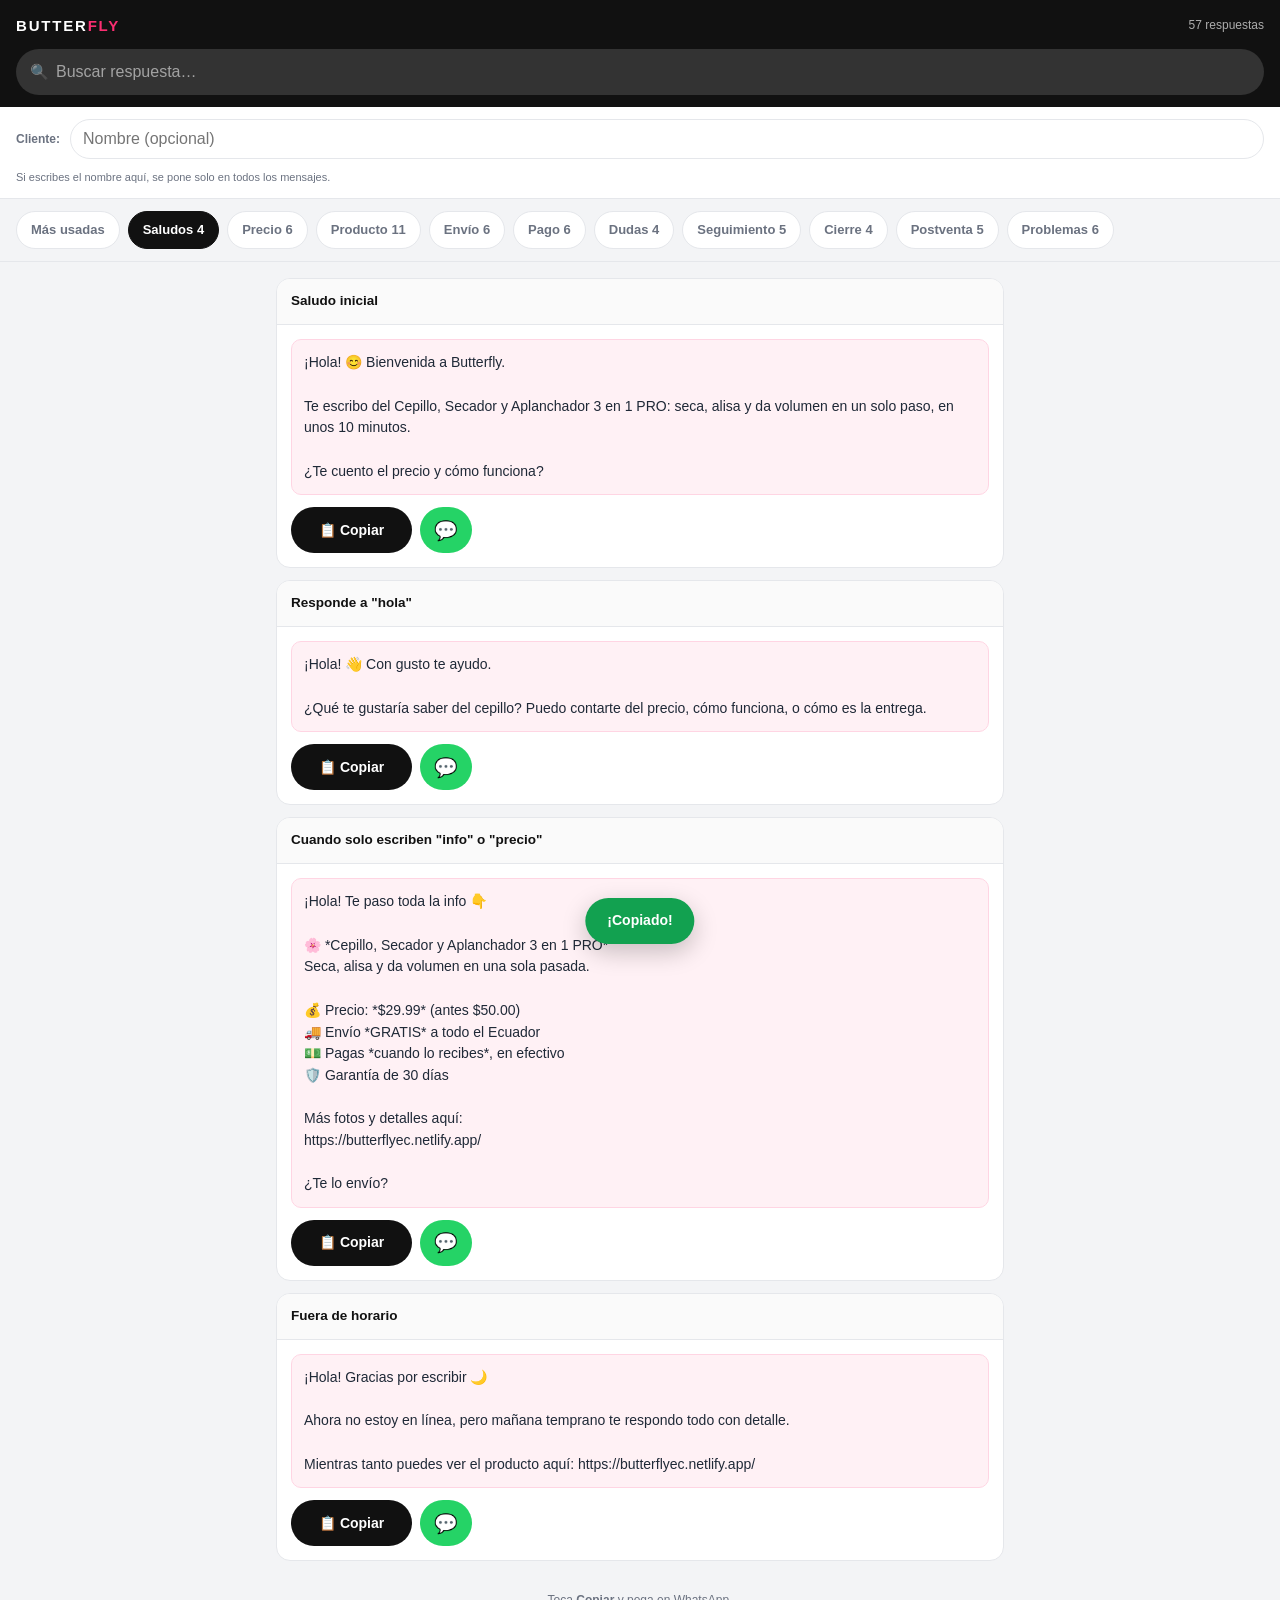
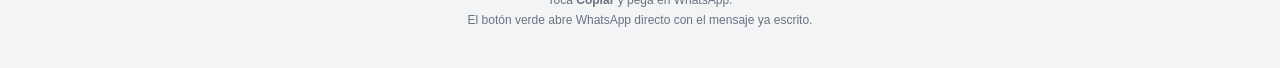
<file: mis-respuestas.html>
<!DOCTYPE html>
<html lang="es-EC">
<head>
<meta charset="UTF-8">
<meta name="viewport" content="width=device-width, initial-scale=1, viewport-fit=cover">
<meta name="robots" content="noindex, nofollow">
<meta name="theme-color" content="#111111">
<title>Mis respuestas · Butterfly</title>

<style>
/* =========================================================================
   Todo va en este archivo: se abre sin internet y sin instalar nada.
   ========================================================================= */
:root{
  --rosa:#FB2E71; --rosa-suave:#FFF1F5; --rosa-borde:#FFD5E3;
  --negro:#111; --gris:#6B7280; --gris-claro:#F3F4F6; --linea:#E5E7EB;
  --verde:#12A150; --blanco:#fff;
  --fuente:-apple-system,BlinkMacSystemFont,'Segoe UI',Roboto,Helvetica,Arial,sans-serif;
}
*,*::before,*::after{box-sizing:border-box;margin:0;padding:0}
html{-webkit-text-size-adjust:100%}
body{
  font-family:var(--fuente); font-size:15px; line-height:1.55; color:var(--negro);
  background:var(--gris-claro); -webkit-font-smoothing:antialiased;
  padding-bottom:calc(24px + env(safe-area-inset-bottom,0px));
}
button{font:inherit;color:inherit;background:none;border:0;cursor:pointer;-webkit-tap-highlight-color:transparent}
input{font:inherit;color:inherit}
:focus-visible{outline:3px solid var(--rosa);outline-offset:2px;border-radius:6px}

/* ---------------------------------------------------------------- cabecera */
.tope{
  position:sticky; top:0; z-index:20; background:var(--negro); color:var(--blanco);
  padding:14px 16px calc(12px); padding-top:calc(14px + env(safe-area-inset-top,0px));
}
.tope__fila{display:flex;align-items:center;gap:10px;margin-bottom:12px}
.tope__logo{font-weight:800;letter-spacing:.12em;font-size:15px}
.tope__logo span{color:var(--rosa)}
.tope__cuenta{margin-left:auto;font-size:12px;opacity:.65}

.buscador{position:relative}
.buscador input{
  width:100%; min-height:46px; padding:0 42px 0 40px; border-radius:23px;
  border:0; background:rgba(255,255,255,.14); color:#fff; font-size:16px;
}
.buscador input::placeholder{color:rgba(255,255,255,.55)}
.buscador__lupa{position:absolute;left:14px;top:50%;transform:translateY(-50%);opacity:.55;font-size:15px}
.buscador__limpiar{
  position:absolute;right:6px;top:50%;transform:translateY(-50%);
  width:34px;height:34px;border-radius:50%;color:rgba(255,255,255,.7);font-size:18px;
  display:none;place-items:center;
}
.buscador__limpiar.visible{display:grid}

/* --------------------------------------------------------------- personaliza */
.personaliza{
  background:var(--blanco); border-bottom:1px solid var(--linea);
  padding:12px 16px; display:flex; align-items:center; gap:10px; flex-wrap:wrap;
}
.personaliza label{font-size:12px;font-weight:700;color:var(--gris);white-space:nowrap}
.personaliza input{
  flex:1 1 140px; min-width:0; min-height:40px; padding:0 12px;
  border:1.5px solid var(--linea); border-radius:20px; font-size:16px;
}
.personaliza input:focus{outline:none;border-color:var(--rosa)}
.personaliza__nota{font-size:11px;color:var(--gris);flex:1 1 100%}

/* ------------------------------------------------------------------ filtros */
.filtros{
  position:sticky; top:0; z-index:15;
  display:flex; gap:8px; overflow-x:auto; padding:12px 16px;
  background:var(--gris-claro); scrollbar-width:none;
  border-bottom:1px solid var(--linea);
}
.filtros::-webkit-scrollbar{display:none}
.chip{
  flex:0 0 auto; padding:8px 14px; min-height:38px; border-radius:19px;
  background:var(--blanco); border:1.5px solid var(--linea);
  font-size:13px; font-weight:600; white-space:nowrap; color:var(--gris);
}
.chip--activo{background:var(--negro);border-color:var(--negro);color:var(--blanco)}
.chip b{font-weight:700}

/* ------------------------------------------------------------------- listado */
.lista{padding:16px;display:grid;gap:12px;max-width:760px;margin-inline:auto}
.grupo{font-size:12px;font-weight:800;letter-spacing:.08em;text-transform:uppercase;
  color:var(--gris);margin:8px 0 -4px}

.tarjeta{
  background:var(--blanco); border:1px solid var(--linea); border-radius:14px;
  overflow:hidden;
}
.tarjeta__tope{
  display:flex; align-items:center; gap:10px; padding:12px 14px;
  border-bottom:1px solid var(--linea); background:#FAFAFA;
}
.tarjeta__titulo{font-size:13.5px;font-weight:700;flex:1 1 auto;min-width:0}
.tarjeta__veces{font-size:11px;color:var(--gris);white-space:nowrap}
.tarjeta__cuerpo{padding:14px}
.tarjeta__texto{
  font-size:14px; white-space:pre-wrap; word-wrap:break-word;
  color:#1F2937; background:var(--rosa-suave); border:1px solid var(--rosa-borde);
  border-radius:10px; padding:12px;
}
.tarjeta__texto mark{background:#FFE58A;border-radius:3px;padding:0 2px}
.tarjeta__acciones{display:flex;gap:8px;margin-top:12px}
.btn{
  flex:1 1 auto; min-height:46px; border-radius:23px; font-weight:700; font-size:14px;
  display:inline-flex; align-items:center; justify-content:center; gap:8px;
  transition:transform .15s, background-color .15s;
}
.btn:active{transform:scale(.97)}
.btn--copiar{background:var(--negro);color:var(--blanco)}
.btn--copiar.listo{background:var(--verde)}
.btn--wa{flex:0 0 auto;width:52px;background:#25D366;color:#fff;font-size:19px}

.vacio{text-align:center;padding:48px 16px;color:var(--gris)}
.vacio strong{display:block;font-size:16px;color:var(--negro);margin-bottom:6px}

.aviso{
  max-width:760px;margin:0 auto;padding:14px 16px;font-size:12px;color:var(--gris);
  text-align:center;line-height:1.6;
}

/* --------------------------------------------------------------------- toast */
.toast{
  position:fixed; left:50%; bottom:calc(20px + env(safe-area-inset-bottom,0px));
  transform:translate(-50%,140%); z-index:50;
  background:var(--verde); color:#fff; font-weight:700; font-size:14px;
  padding:12px 22px; border-radius:24px; box-shadow:0 8px 24px rgba(0,0,0,.22);
  transition:transform .28s cubic-bezier(.22,.61,.36,1);
}
.toast.visible{transform:translate(-50%,0)}

@media (min-width:600px){
  body{font-size:15.5px}
  .btn--copiar{flex:0 0 auto;padding-inline:28px}
  .tarjeta__acciones{justify-content:flex-start}
}
@media (prefers-reduced-motion:reduce){*{transition:none!important}}
</style>
</head>

<body>

<header class="tope">
  <div class="tope__fila">
    <span class="tope__logo">BUTTER<span>FLY</span></span>
    <span class="tope__cuenta" id="cuenta"></span>
  </div>
  <div class="buscador">
    <span class="buscador__lupa" aria-hidden="true">🔍</span>
    <input type="search" id="buscar" placeholder="Buscar respuesta…" autocomplete="off"
           aria-label="Buscar una respuesta">
    <button class="buscador__limpiar" id="limpiar" aria-label="Limpiar búsqueda">✕</button>
  </div>
</header>

<div class="personaliza">
  <label for="nombreCliente">Cliente:</label>
  <input type="text" id="nombreCliente" placeholder="Nombre (opcional)" autocomplete="off">
  <p class="personaliza__nota">
    Si escribes el nombre aquí, se pone solo en todos los mensajes.
  </p>
</div>

<nav class="filtros" id="filtros" aria-label="Categorías"></nav>

<main class="lista" id="lista"></main>

<p class="aviso">
  Toca <strong>Copiar</strong> y pega en WhatsApp.<br>
  El botón verde abre WhatsApp directo con el mensaje ya escrito.
</p>

<div class="toast" id="toast" role="status" aria-live="polite">¡Copiado!</div>

<script>
/* =========================================================================
   DATOS DE TU NEGOCIO
   Cambia esto y todos los mensajes se actualizan solos.
   ========================================================================= */
const MI = {
  tienda:  'Butterfly',
  link:    'https://butterflyec.netlify.app/',
  precio:  '$29.99',
  antes:   '$50.00',
  pack2:   '$44.99',
  pack3:   '$59.99',
  transf:  '$28.49',
  banco:   'Banco Pichincha',
  tipoCta: 'Cuenta de Ahorros',
  cuenta:  '2213135141',
  titular: 'Andrey Cabascango',
  correo:  'corpusenigma4@gmail.com',
  rapido:  '24 a 48 horas',
  lento:   '2 a 4 días laborables',
  ciudades:'Guayaquil, Quito, Cuenca, Manta, Machala y Ambato',
  garantia:'30 días',
};

/* =========================================================================
   LAS RESPUESTAS
   {nombre} se reemplaza por el nombre del cliente que escribas arriba.
   ========================================================================= */
const RESPUESTAS = [

/* ------------------------------- SALUDOS ------------------------------- */
{c:'Saludos', t:'Saludo inicial', m:
`¡Hola{nombre}! 😊 Bienvenida a ${MI.tienda}.

Te escribo del Cepillo, Secador y Aplanchador 3 en 1 PRO: seca, alisa y da volumen en un solo paso, en unos 10 minutos.

¿Te cuento el precio y cómo funciona?`},

{c:'Saludos', t:'Responde a "hola"', m:
`¡Hola{nombre}! 👋 Con gusto te ayudo.

¿Qué te gustaría saber del cepillo? Puedo contarte del precio, cómo funciona, o cómo es la entrega.`},

{c:'Saludos', t:'Cuando solo escriben "info" o "precio"', m:
`¡Hola{nombre}! Te paso toda la info 👇

🌸 *Cepillo, Secador y Aplanchador 3 en 1 PRO*
Seca, alisa y da volumen en una sola pasada.

💰 Precio: *${MI.precio}* (antes ${MI.antes})
🚚 Envío *GRATIS* a todo el Ecuador
💵 Pagas *cuando lo recibes*, en efectivo
🛡️ Garantía de ${MI.garantia}

Más fotos y detalles aquí:
${MI.link}

¿Te lo envío?`},

{c:'Saludos', t:'Fuera de horario', m:
`¡Hola{nombre}! Gracias por escribir 🌙

Ahora no estoy en línea, pero mañana temprano te respondo todo con detalle.

Mientras tanto puedes ver el producto aquí: ${MI.link}`},

/* -------------------------------- PRECIO ------------------------------- */
{c:'Precio', t:'Cuánto cuesta', m:
`El precio es *${MI.precio}* {nombre}, con *envío gratis* a todo el Ecuador 🚚

Antes estaba en ${MI.antes}, así que ahorras un 40%.

Y lo mejor: *pagas cuando lo recibes en tu casa*. No adelantas nada.`},

{c:'Precio', t:'Packs de 2 y 3 (para que compre más)', m:
`Te cuento las opciones{nombre} 👇

1️⃣ *1 cepillo* → ${MI.precio}
2️⃣ *2 cepillos* → ${MI.pack2} (ahorras $15)
3️⃣ *3 cepillos* → ${MI.pack3} (ahorras $30)

Muchas clientas llevan dos: uno para ellas y uno de regalo. Sale mucho más barato por unidad.

¿Cuál te preparo?`},

{c:'Precio', t:'"Está muy caro"', m:
`Te entiendo{nombre} 🙏 Pero mira la cuenta:

Un alisado en salón cuesta entre $15 y $25, y dura poco. Si vas dos veces al mes son más de $30 al mes.

Este cepillo son ${MI.precio} *una sola vez* y lo usas todos los días por años. Se paga solo en la primera semana.

Además pagas al recibirlo, así que no arriesgas nada.`},

{c:'Precio', t:'Pide descuento', m:
`{nombre} el precio ya está con el 40% de descuento (de ${MI.antes} bajó a ${MI.precio}) y el envío va gratis, así que no puedo bajarlo más 🙏

Pero sí te puedo dar una mejor opción: si llevas *2 cepillos* te sale en ${MI.pack2}, o sea que el segundo te queda a mitad de precio.

¿Te interesa esa?`},

{c:'Precio', t:'Descuento por transferencia', m:
`{nombre} si pagas por transferencia te doy *5% de descuento*: te queda en *${MI.transf}* en lugar de ${MI.precio} 💚

Y tu pedido sale con prioridad el mismo día.

Si prefieres pagar al recibir, también se puede, sin ningún recargo.`},

{c:'Precio', t:'"¿Hay más barato?"', m:
`Es el precio más bajo que manejo{nombre} 😊

Ojo con los que venden más baratos: suelen ser copias de menos vatios que se calientan mal y maltratan el pelo. El mío es de 1000 W con recubrimiento cerámico y viene con garantía de ${MI.garantia}.

Prefiero venderte algo que sí te funcione y que vuelvas, no algo barato que te decepcione.`},

/* ------------------------------- PRODUCTO ------------------------------ */
{c:'Producto', t:'Qué hace / para qué sirve', m:
`Hace tres cosas al mismo tiempo{nombre} ✨

1. *Seca* tu cabello
2. *Alisa* y quita el frizz
3. *Da volumen* desde la raíz

O sea que reemplaza el secador, el cepillo y la plancha. Pasas de 30 minutos de rutina a unos 10, y tu pelo recibe menos calor porque es un solo paso.`},

{c:'Producto', t:'¿Sirve para mi tipo de cabello?', m:
`Sí{nombre}, funciona en todos los tipos de cabello: liso, ondulado, rizado, fino o grueso 💁‍♀️

Tiene *3 niveles de temperatura*:
• Baja → cabello fino o teñido
• Media → uso diario
• Alta → cabello grueso o muy rizado

Así lo ajustas a tu pelo y no lo maltratas.`},

{c:'Producto', t:'¿Daña o quema el cabello?', m:
`No{nombre}, al contrario 🌿

Tiene recubrimiento *cerámico*, que reparte el calor de forma uniforme y evita los puntos calientes que son los que queman el pelo. También tiene diseño anti quemaduras para que puedas peinar desde la raíz sin miedo.

Y al hacer todo en un solo paso, tu cabello recibe *menos calor total* que usando secador y plancha por separado.`},

{c:'Producto', t:'¿Sirve para pelo muy rizado?', m:
`Sí{nombre} 💪 Para cabello muy rizado te recomiendo:

• Usar la *temperatura alta*
• Dividir el cabello en 4 secciones
• Pasar el cepillo despacio, desde la raíz a las puntas

Varias clientas de pelo rizado lo usan y quedan encantadas. No queda plancha total, queda liso con movimiento y brillo, que se ve más natural.`},

{c:'Producto', t:'¿Se usa en pelo mojado o seco?', m:
`En cabello *húmedo*, no empapado{nombre} 💧

Sécalo con la toalla primero hasta que no gotee, y de ahí pasas el cepillo. Así seca y alisa al mismo tiempo.

También lo puedes usar en pelo seco solo para dar forma y volumen.`},

{c:'Producto', t:'Cómo se usa (paso a paso)', m:
`Súper fácil{nombre} 👇

1️⃣ Seca con toalla hasta que quede húmedo, no mojado
2️⃣ Divide el cabello en 4 secciones con pinzas
3️⃣ Empieza por las secciones de abajo
4️⃣ Desliza el cepillo desde la raíz hacia las puntas
5️⃣ Para volumen: gira el cepillo hacia dentro en la raíz y sostén 2 segundos
6️⃣ Termina con aire frío para fijar y dar brillo

En 10 minutos quedas lista ✨`},

{c:'Producto', t:'Características técnicas', m:
`Te paso las especificaciones{nombre} 📋

⚡ Potencia: 1000 W
🌡️ 3 temperaturas + 2 velocidades + aire frío
✨ Recubrimiento cerámico con iones (menos frizz)
📏 31,5 cm de largo, barril de 7 cm
🪮 Cerdas mixtas con puntas redondeadas anti tirones
🔌 Cable de 2 metros que gira 360°
🔋 Voltaje 110 V (el de Ecuador)
📦 Incluye manual en español y caja de regalo`},

{c:'Producto', t:'¿Es original?', m:
`Sí{nombre} ✅ Es producto original, no una copia.

Te lo entrego en su caja sellada con su manual. Puedes *revisarlo delante del mensajero antes de pagar*, y si algo no te cuadra, no lo recibes.

Además tienes ${MI.garantia} de garantía: si no te gusta, te devuelvo tu dinero.`},

{c:'Producto', t:'¿Cuánto dura?', m:
`Con uso normal diario dura años{nombre} 💪

Para cuidarlo: límpiale el filtro de atrás cada cierto tiempo (se acumula pelusa), no lo enrolles apretado del cable, y guárdalo cuando esté frío.

Cualquier falla de fábrica te la cubro en los primeros ${MI.garantia}.`},

{c:'Producto', t:'¿Tiene garantía?', m:
`Sí{nombre} 🛡️ Tienes *${MI.garantia}* de garantía.

Si el producto llega con alguna falla, te lo cambio por uno nuevo sin costo.
Y si simplemente no te gusta el resultado, me lo devuelves y te regreso tu dinero completo.

Yo coordino el retiro, tú no pagas nada extra.`},

{c:'Producto', t:'¿Qué colores hay?', m:
`Viene en *negro con detalles rosados*{nombre} 🌸 Es el único color disponible ahora.

Se ve elegante y no se ensucia con facilidad. Puedes verlo en las fotos aquí: ${MI.link}`},

/* --------------------------------- ENVÍO ------------------------------- */
{c:'Envío', t:'Costo del envío', m:
`El envío es *totalmente GRATIS*{nombre} 🚚 A todo el Ecuador, sin monto mínimo.

Solo pagas el producto: ${MI.precio}`},

{c:'Envío', t:'Tiempo de entrega', m:
`Depende de tu ciudad{nombre} 📦

🏙️ ${MI.ciudades} → *${MI.rapido}*
🌄 Resto del país → *${MI.lento}*

¿De qué ciudad eres? Así te digo exacto.`},

{c:'Envío', t:'¿Envían a mi ciudad?', m:
`Sí{nombre}, enviamos a *todo el Ecuador* 🇪🇨 Todas las provincias, incluso zonas rurales.

Dime tu ciudad y te confirmo en cuántos días llega.`},

{c:'Envío', t:'¿Cómo sé cuándo llega?', m:
`Te aviso por aquí mismo{nombre} 📲

Cuando tu pedido sale a ruta te escribo, y el día de la entrega el mensajero te llama antes de llegar.

Así no te toma por sorpresa y estás en casa.`},

{c:'Envío', t:'¿Puedo recibir en otra dirección?', m:
`Claro que sí{nombre} 😊 Puede ser tu casa, tu trabajo, o la dirección de un familiar.

Solo mándame:
📍 Dirección completa
👤 Nombre de quien recibe
📱 Su número de celular

Y lo despacho para allá.`},

{c:'Envío', t:'Todavía no ha llegado', m:
`Déjame revisar ya mismo{nombre} 🙏 Disculpa la espera.

Reviso con la transportadora en qué punto va tu pedido y te confirmo en unos minutos con información exacta.

No te preocupes que tu pedido está en camino y yo respondo por él.`},

/* ---------------------------------- PAGO ------------------------------- */
{c:'Pago', t:'Formas de pago', m:
`Tienes dos opciones{nombre} 💳

1️⃣ *Pago contra entrega* → No adelantas nada. Pagas en efectivo al mensajero cuando lo recibes y ya lo revisaste.

2️⃣ *Transferencia* → Tienes *5% de descuento* (te queda en ${MI.transf}) y tu pedido sale con prioridad.

¿Cuál prefieres?`},

{c:'Pago', t:'Explicar pago contra entrega', m:
`Es lo más cómodo y seguro para ti{nombre} 🤝

Funciona así:
1. Me das tu dirección
2. El mensajero llega a tu puerta
3. *Revisas el producto*
4. Recién ahí pagas los ${MI.precio} en efectivo

Si no te gusta, no lo recibes y no pagas nada. Cero riesgo.

💡 Ten el monto exacto listo para que sea más rápido.`},

{c:'Pago', t:'Datos para transferencia', m:
`Te paso los datos{nombre} 🏦

🏦 ${MI.banco}
📋 ${MI.tipoCta}
🔢 ${MI.cuenta}
👤 ${MI.titular}
📧 ${MI.correo}

💰 Monto: *${MI.transf}* (ya con tu 5% de descuento)

Cuando transfieras, *mándame la foto del comprobante por aquí* y despacho tu pedido el mismo día 📦`},

{c:'Pago', t:'¿Aceptan tarjeta?', m:
`Por ahora no manejo tarjeta{nombre} 🙏

Pero tengo dos opciones cómodas:
💵 *Contra entrega* → pagas en efectivo al recibir
🏦 *Transferencia* → con 5% de descuento

La de contra entrega es la más segura para ti porque no adelantas nada.`},

{c:'Pago', t:'Ya transferí', m:
`¡Perfecto{nombre}! 🙌 Muchas gracias.

Mándame la *foto del comprobante* por aquí para verificarlo y despacho tu pedido de una.

En cuanto salga a ruta te escribo para avisarte 📦`},

{c:'Pago', t:'Comprobante recibido, pedido confirmado', m:
`¡Listo{nombre}! ✅ Pago verificado.

Tu pedido queda confirmado y sale hoy mismo. Te escribo por aquí cuando esté en ruta.

¡Gracias por confiar en ${MI.tienda}! 🌸`},

/* ---------------------------- DESCONFIANZA ----------------------------- */
{c:'Dudas', t:'"¿Es estafa? / ¿son confiables?"', m:
`Te entiendo perfectamente{nombre}, hoy hay que tener cuidado 🙏

Por eso trabajo con *pago contra entrega*: tú no me adelantas ni un centavo. El mensajero llega, revisas el producto, y solo si te gusta lo pagas.

O sea que el riesgo lo asumo yo, no tú. Y si después no te convence, tienes ${MI.garantia} para devolverlo.

Aquí puedes ver la tienda y las opiniones de otras clientas: ${MI.link}`},

{c:'Dudas', t:'"No confío en pagos por internet"', m:
`No hace falta que pagues nada por internet{nombre} 😊

Con el *pago contra entrega* le pagas en *efectivo* al mensajero, en tu puerta, cuando ya tengas el producto en la mano.

Ni tarjeta, ni transferencia, ni datos bancarios. Nada.`},

{c:'Dudas', t:'"¿Tienes local físico?"', m:
`Trabajo con entregas a domicilio{nombre} 🏠 Así llega directo a tu puerta sin que tengas que salir ni gastar en transporte.

Y como pagas al recibir, es igual de seguro que comprar en un local: revisas el producto antes de entregar el dinero.`},

{c:'Dudas', t:'Mostrar opiniones de otras clientas', m:
`Mira lo que dicen otras clientas{nombre} 🌟

En la tienda están las opiniones y las fotos que me han enviado:
${MI.link}

La mayoría dice lo mismo: que se ahorran media hora cada mañana y que el pelo les queda con más brillo que con la plancha.`},

/* ------------------------------ SEGUIMIENTO ---------------------------- */
{c:'Seguimiento', t:'"Déjame pensarlo"', m:
`Claro que sí{nombre}, tómate tu tiempo 😊

Solo te comento que la oferta de ${MI.precio} es por tiempo limitado y me quedan pocas unidades.

Si quieres te lo reservo sin compromiso: no pagas nada hasta que lo recibas, y si cambias de opinión antes de que salga, me avisas y lo cancelamos sin problema.

¿Te lo aparto?`},

{c:'Seguimiento', t:'"Luego te escribo"', m:
`Perfecto{nombre}, aquí estoy cuando quieras 🌸

Te dejo el link para que lo veas con calma:
${MI.link}

Cualquier duda me escribes con confianza.`},

{c:'Seguimiento', t:'No responde (primer recordatorio)', m:
`¡Hola{nombre}! 😊 ¿Pudiste ver la información del cepillo?

Si te quedó alguna duda me dices con confianza, sin compromiso.

Sigo teniendo el precio de ${MI.precio} con envío gratis.`},

{c:'Seguimiento', t:'No responde (segundo, con urgencia)', m:
`{nombre} te escribo solo para avisarte 🙌

Me quedan las últimas unidades a ${MI.precio}. Después de estas el precio sube a ${MI.antes}.

Si lo quieres asegurar, dime y te lo reservo. Recuerda que *pagas cuando lo recibes*, no arriesgas nada.`},

{c:'Seguimiento', t:'No responde (último, sin presionar)', m:
`¡Hola{nombre}! No quiero molestarte más 🙏

Te dejo por aquí el link por si algún día lo necesitas:
${MI.link}

Si más adelante te decides, escríbeme con confianza. ¡Que tengas un lindo día! 🌸`},

/* ------------------------------- CIERRE -------------------------------- */
{c:'Cierre', t:'Pedir los datos del pedido', m:
`¡Excelente decisión{nombre}! 🎉

Para despacharlo mándame estos datos:

👤 Nombres y apellidos
🪪 Cédula
📱 Celular
📍 Provincia y ciudad
🏠 Dirección completa (calles, número de casa, sector)
🗺️ Alguna referencia para el mensajero

Y me confirmas: ¿pago contra entrega o transferencia?`},

{c:'Cierre', t:'Confirmar el pedido', m:
`¡Listo{nombre}! ✅ Tu pedido queda registrado.

📦 Cepillo, Secador y Aplanchador 3 en 1 PRO
💰 Total: ${MI.precio} (envío gratis)
💵 Pagas al recibir, en efectivo

Te escribo por aquí cuando salga a ruta. ¡Gracias por confiar en ${MI.tienda}! 🌸`},

{c:'Cierre', t:'Últimas unidades (urgencia)', m:
`{nombre} te cuento que me quedan *pocas unidades* de este lote ⏰

Como no adelantas nada, te lo puedo reservar ahora y decides cuando lo tengas en la mano.

¿Te lo aparto?`},

{c:'Cierre', t:'Mandar el link de la tienda', m:
`Aquí puedes ver todo con fotos y opiniones{nombre} 👇

${MI.link}

Ahí mismo puedes hacer tu pedido, o si prefieres me das los datos por aquí y yo lo registro.`},

/* ------------------------------ POSTVENTA ------------------------------ */
{c:'Postventa', t:'Pedido enviado', m:
`¡Buenas noticias{nombre}! 🚚 Tu pedido *ya salió a ruta*.

Llega en ${MI.rapido}. El mensajero te llama antes de llegar.

Ten listos los ${MI.precio} en efectivo 💵 Y recuerda: revísalo antes de pagar.`},

{c:'Postventa', t:'Confirmar que llegó bien', m:
`¡Hola{nombre}! 😊 ¿Ya recibiste tu cepillo?

Cuéntame cómo te fue con el primer uso. Si necesitas algún consejo para sacarle el mejor resultado, con gusto te ayudo.`},

{c:'Postventa', t:'Consejos al recibirlo', m:
`¡Qué bueno que ya lo tienes{nombre}! 🎉 Te dejo unos tips para la primera vez:

✅ Úsalo en pelo húmedo, no mojado
✅ Divide en 4 secciones
✅ Empieza con temperatura media
✅ Termina con aire frío para más brillo
⚠️ La primera vez puede oler un poquito a nuevo, es normal y se va

Cualquier duda me escribes 💕`},

{c:'Postventa', t:'Pedir reseña y foto', m:
`{nombre} me alegra mucho que te haya gustado 🥰

¿Me harías un favor? Mándame una *foto de tu resultado* y unas palabritas de tu experiencia. Las publico en la tienda para que otras clientas se animen.

¡Mil gracias por tu confianza! 🌸`},

{c:'Postventa', t:'Ofrecer que recomiende', m:
`{nombre} si conoces a alguien que también sufra con el secador y la plancha, pásale mi contacto 💕

A las clientas que me recomiendan siempre les tengo un precio especial en su siguiente compra.

¡Gracias por ser parte de ${MI.tienda}! 🌸`},

/* ------------------------------ PROBLEMAS ------------------------------ */
{c:'Problemas', t:'Llegó dañado o con falla', m:
`{nombre} lamento mucho que haya pasado esto 🙏 Lo resolvemos ya mismo.

¿Me puedes mandar una foto o un video corto de la falla? Con eso coordino de inmediato el cambio por uno nuevo, sin ningún costo para ti.

Tienes ${MI.garantia} de garantía y yo respondo. Tranquila que esto se soluciona.`},

{c:'Problemas', t:'No funciona / no calienta', m:
`Vamos a revisarlo juntas{nombre} 🔧 Primero lo simple:

1️⃣ ¿Está bien enchufado y el tomacorriente funciona?
2️⃣ ¿Probaste subir el nivel de temperatura?
3️⃣ ¿El filtro de atrás está limpio? Si tiene pelusa se apaga solo por seguridad

Si ya probaste todo y sigue igual, te lo cambio por uno nuevo. Solo mándame un video cortito.`},

{c:'Problemas', t:'Quiere devolverlo', m:
`Sin problema{nombre}, se respeta 🙏

Tienes ${MI.garantia} para devolverlo. Solo necesito que esté completo con su caja.

Yo coordino el retiro sin costo para ti y te devuelvo el 100% de lo que pagaste.

¿Me confirmas la dirección donde lo retiramos?`},

{c:'Problemas', t:'Cliente enojado', m:
`{nombre} tienes toda la razón en estar molesta y te pido disculpas 🙏

No es la experiencia que quiero darte. Dame la oportunidad de arreglarlo: dime qué pasó exactamente y lo soluciono hoy mismo, sea con un cambio o con la devolución completa de tu dinero.

Tu tranquilidad es más importante que la venta.`},

{c:'Problemas', t:'No estaba en casa / rechazó el pedido', m:
`{nombre} el mensajero pasó y no te encontró 😕

¿Quieres que lo intentemos de nuevo? Solo dime:
📅 Qué día te queda mejor
🕐 En qué horario
📍 Si prefieres otra dirección

Sin problema lo reprogramo.`},

{c:'Problemas', t:'Se arrepintió antes de recibir', m:
`No hay problema{nombre}, se entiende 🙏

Lo cancelo sin ningún cargo, tranquila.

Si más adelante te animas, escríbeme con confianza que aquí estoy. ¡Que tengas un lindo día! 🌸`},

];

/* =========================================================================
   FUNCIONAMIENTO
   ========================================================================= */
const $ = (s) => document.querySelector(s);
const CLAVE_USOS = 'butterfly_respuestas_usos';

let filtro = 'Más usadas';
let busqueda = '';
let usos = cargarUsos();

function cargarUsos(){
  try { return JSON.parse(localStorage.getItem(CLAVE_USOS) || '{}'); }
  catch(e){ return {}; }
}
function guardarUsos(){
  try { localStorage.setItem(CLAVE_USOS, JSON.stringify(usos)); } catch(e){}
}

function escapar(s){
  return String(s).replace(/[&<>"']/g, c => ({'&':'&amp;','<':'&lt;','>':'&gt;','"':'&quot;',"'":'&#39;'}[c]));
}

/** Pone el nombre del cliente en el mensaje */
function personalizar(texto){
  const n = $('#nombreCliente').value.trim();
  return texto.replace(/\{nombre\}/g, n ? ' ' + n : '');
}

/** Resalta en amarillo lo que se está buscando */
function resaltar(html){
  if (!busqueda) return html;
  const re = new RegExp('(' + busqueda.replace(/[.*+?^${}()|[\]\\]/g,'\\$&') + ')', 'gi');
  return html.replace(re, '<mark>$1</mark>');
}

function categorias(){
  const orden = ['Más usadas'];
  RESPUESTAS.forEach(r => { if (orden.indexOf(r.c) === -1) orden.push(r.c); });
  return orden;
}

function pintarFiltros(){
  const cont = $('#filtros');
  cont.innerHTML = categorias().map(c => {
    const n = c === 'Más usadas'
      ? Object.keys(usos).length
      : RESPUESTAS.filter(r => r.c === c).length;
    return '<button class="chip' + (c === filtro ? ' chip--activo' : '') +
           '" data-cat="' + escapar(c) + '">' + escapar(c) +
           (n ? ' <b>' + n + '</b>' : '') + '</button>';
  }).join('');
}

function visibles(){
  let lista = RESPUESTAS.map((r, i) => Object.assign({}, r, {id:i}));

  if (busqueda){
    const q = busqueda.toLowerCase();
    lista = lista.filter(r =>
      r.t.toLowerCase().includes(q) ||
      r.m.toLowerCase().includes(q) ||
      r.c.toLowerCase().includes(q));
  } else if (filtro === 'Más usadas'){
    lista = lista.filter(r => usos[r.id] > 0)
                 .sort((a,b) => usos[b.id] - usos[a.id]);
  } else {
    lista = lista.filter(r => r.c === filtro);
  }
  return lista;
}

function pintarLista(){
  const cont = $('#lista');
  const lista = visibles();
  $('#cuenta').textContent = RESPUESTAS.length + ' respuestas';

  if (!lista.length){
    cont.innerHTML = '<div class="vacio"><strong>' +
      (busqueda ? 'No encontré nada con "' + escapar(busqueda) + '"'
                : 'Aún no has usado ninguna') + '</strong>' +
      (busqueda ? 'Prueba con otra palabra.'
                : 'Cuando copies un mensaje, aparecerá aquí para tenerlo a mano.') +
      '</div>';
    return;
  }

  let html = '';
  let grupoActual = '';
  lista.forEach(r => {
    const mostrarGrupo = !busqueda && filtro === 'Más usadas' ? false : true;
    if (mostrarGrupo && busqueda && r.c !== grupoActual){
      grupoActual = r.c;
      html += '<p class="grupo">' + escapar(r.c) + '</p>';
    }
    const texto = personalizar(r.m);
    html +=
      '<article class="tarjeta">' +
        '<div class="tarjeta__tope">' +
          '<h2 class="tarjeta__titulo">' + resaltar(escapar(r.t)) + '</h2>' +
          (usos[r.id] ? '<span class="tarjeta__veces">' + usos[r.id] + '×</span>' : '') +
        '</div>' +
        '<div class="tarjeta__cuerpo">' +
          '<div class="tarjeta__texto">' + resaltar(escapar(texto)) + '</div>' +
          '<div class="tarjeta__acciones">' +
            '<button class="btn btn--copiar" data-copiar="' + r.id + '">📋 Copiar</button>' +
            '<button class="btn btn--wa" data-wa="' + r.id + '" ' +
                    'aria-label="Abrir WhatsApp con este mensaje">💬</button>' +
          '</div>' +
        '</div>' +
      '</article>';
  });
  cont.innerHTML = html;
}

function pintar(){ pintarFiltros(); pintarLista(); }

/* ------------------------------- copiar -------------------------------- */
let tiempoToast;
function avisar(texto){
  const t = $('#toast');
  t.textContent = texto;
  t.classList.add('visible');
  clearTimeout(tiempoToast);
  tiempoToast = setTimeout(() => t.classList.remove('visible'), 1800);
}

async function copiar(texto){
  try {
    if (navigator.clipboard && window.isSecureContext){
      await navigator.clipboard.writeText(texto);
      return true;
    }
  } catch(e){}
  try {
    const ta = document.createElement('textarea');
    ta.value = texto;
    ta.style.position = 'fixed';
    ta.style.top = '0';
    ta.style.opacity = '0';
    document.body.appendChild(ta);
    ta.focus();
    ta.select();
    const ok = document.execCommand('copy');
    ta.remove();
    return ok;
  } catch(e){ return false; }
}

/* ------------------------------- eventos ------------------------------- */
$('#filtros').addEventListener('click', (e) => {
  const chip = e.target.closest('[data-cat]');
  if (!chip) return;
  filtro = chip.getAttribute('data-cat');
  busqueda = '';
  $('#buscar').value = '';
  $('#limpiar').classList.remove('visible');
  pintar();
  window.scrollTo({top:0, behavior:'smooth'});
});

$('#lista').addEventListener('click', async (e) => {
  const bCopiar = e.target.closest('[data-copiar]');
  const bWa = e.target.closest('[data-wa]');

  if (bCopiar){
    const id = +bCopiar.getAttribute('data-copiar');
    const texto = personalizar(RESPUESTAS[id].m);
    const ok = await copiar(texto);
    if (ok){
      bCopiar.textContent = '✅ Copiado';
      bCopiar.classList.add('listo');
      setTimeout(() => { bCopiar.textContent = '📋 Copiar'; bCopiar.classList.remove('listo'); }, 1400);
      avisar('¡Copiado! Ya puedes pegarlo');
      usos[id] = (usos[id] || 0) + 1;
      guardarUsos();
      pintarFiltros();
    } else {
      avisar('No se pudo copiar, selecciona el texto a mano');
    }
  }

  if (bWa){
    const id = +bWa.getAttribute('data-wa');
    const texto = personalizar(RESPUESTAS[id].m);
    usos[id] = (usos[id] || 0) + 1;
    guardarUsos();
    window.open('https://wa.me/?text=' + encodeURIComponent(texto), '_blank');
  }
});

$('#buscar').addEventListener('input', (e) => {
  busqueda = e.target.value.trim();
  $('#limpiar').classList.toggle('visible', !!busqueda);
  pintarLista();
});

$('#limpiar').addEventListener('click', () => {
  busqueda = '';
  $('#buscar').value = '';
  $('#limpiar').classList.remove('visible');
  pintarLista();
  $('#buscar').focus();
});

$('#nombreCliente').addEventListener('input', pintarLista);

/* ------------------------------- arranque ------------------------------ */
// Si nunca has usado nada, arrancamos en la primera categoría real
if (!Object.keys(usos).length) filtro = categorias()[1];
pintar();
</script>
</body>
</html>
</file>
<file: assets/css/styles.css>
/* =========================================================================
   LISAPRO — Hoja de estilos única
   Mobile first. Cero dependencias. Cero frameworks.
   ========================================================================= */

/* -------------------------------------------------------------------------
   1. TOKENS DE DISEÑO
   ------------------------------------------------------------------------- */
:root {
  /* Marca */
  --rosa: #fb2e71;
  --rosa-oscuro: #e01f5f;
  --rosa-claro: #ff6b9d;
  --rosa-pastel: #ffe3ec;
  --rosa-fondo: #fff2f6;
  --rosa-fondo-suave: #fff8fa;

  --negro: #101010;
  --gris-900: #1f1f1f;
  --gris-700: #4a4a4a;
  --gris-500: #757575;
  --gris-300: #d8d8d8;
  --gris-200: #e8e8e8;
  --gris-100: #f4f4f4;
  --blanco: #ffffff;

  --verde: #12a150;
  --amarillo: #ffb400;
  --rojo: #e5484d;

  /* Tipografía */
  --fuente: 'Poppins', -apple-system, BlinkMacSystemFont, 'Segoe UI', Roboto,
    'Helvetica Neue', Arial, sans-serif;

  /* Escala fluida */
  --t-xs: 0.75rem;
  --t-sm: 0.8125rem;
  --t-base: 0.9375rem;
  --t-md: 1rem;
  --t-lg: clamp(1.0625rem, 2.5vw, 1.1875rem);
  --t-xl: clamp(1.25rem, 4vw, 1.5rem);
  --t-2xl: clamp(1.5rem, 5.5vw, 2rem);
  --t-3xl: clamp(1.75rem, 6.5vw, 2.75rem);

  /* Espaciado */
  --sp-1: 0.25rem;
  --sp-2: 0.5rem;
  --sp-3: 0.75rem;
  --sp-4: 1rem;
  --sp-5: 1.25rem;
  --sp-6: 1.5rem;
  --sp-8: 2rem;
  --sp-10: 2.5rem;
  --sp-12: 3rem;
  --sp-16: 4rem;

  /* Bordes y sombras */
  --r-sm: 8px;
  --r-md: 12px;
  --r-lg: 18px;
  --r-xl: 24px;
  --r-pill: 999px;

  --sombra-sm: 0 1px 3px rgba(16, 16, 16, 0.08);
  --sombra-md: 0 4px 14px rgba(16, 16, 16, 0.08);
  --sombra-lg: 0 10px 34px rgba(16, 16, 16, 0.12);
  --sombra-rosa: 0 8px 24px rgba(251, 46, 113, 0.28);

  /* Layout */
  --ancho-max: 1200px;
  --alto-barra: 68px;

  /* Curvas */
  --ease: cubic-bezier(0.22, 0.61, 0.36, 1);
}

/* -------------------------------------------------------------------------
   2. RESET
   ------------------------------------------------------------------------- */
*,
*::before,
*::after {
  box-sizing: border-box;
  margin: 0;
  padding: 0;
}

html {
  -webkit-text-size-adjust: 100%;
  scroll-behavior: smooth;
  scroll-padding-top: 80px;
}

body {
  font-family: var(--fuente);
  font-size: var(--t-base);
  line-height: 1.6;
  color: var(--negro);
  background: var(--blanco);
  -webkit-font-smoothing: antialiased;
  -moz-osx-font-smoothing: grayscale;
  overflow-x: hidden;
  /* Espacio para la barra sticky inferior + notch de iPhone */
  padding-bottom: calc(var(--alto-barra) + env(safe-area-inset-bottom, 0px));
}

body.sin-barra {
  padding-bottom: 0;
}

body.bloqueado {
  overflow: hidden;
}

/* El atributo hidden debe ganarle siempre a cualquier display de nuestro CSS.
   Sin esto, un elemento con display:grid seguiría visible aunque tenga hidden. */
[hidden] {
  display: none !important;
}

img,
svg,
picture,
video {
  display: block;
  max-width: 100%;
  height: auto;
}

button,
input,
select,
textarea {
  font: inherit;
  color: inherit;
}

button {
  background: none;
  border: 0;
  cursor: pointer;
  -webkit-tap-highlight-color: transparent;
}

a {
  color: inherit;
  text-decoration: none;
}

ul,
ol {
  list-style: none;
}

h1,
h2,
h3,
h4 {
  line-height: 1.2;
  font-weight: 700;
  letter-spacing: -0.02em;
}

:focus-visible {
  outline: 3px solid var(--rosa);
  outline-offset: 2px;
  border-radius: 4px;
}

@media (prefers-reduced-motion: reduce) {
  html {
    scroll-behavior: auto;
  }
  *,
  *::before,
  *::after {
    animation-duration: 0.01ms !important;
    animation-iteration-count: 1 !important;
    transition-duration: 0.01ms !important;
  }
}

/* -------------------------------------------------------------------------
   3. UTILIDADES
   ------------------------------------------------------------------------- */
.contenedor {
  width: 100%;
  max-width: var(--ancho-max);
  margin-inline: auto;
  padding-inline: var(--sp-4);
}

.seccion {
  padding-block: var(--sp-10);
}

.seccion--rosa {
  background: var(--rosa-fondo);
}

.seccion--pastel {
  background: linear-gradient(180deg, var(--rosa-fondo-suave), var(--rosa-pastel));
}

.solo-lectores {
  position: absolute;
  width: 1px;
  height: 1px;
  padding: 0;
  margin: -1px;
  overflow: hidden;
  clip: rect(0, 0, 0, 0);
  white-space: nowrap;
  border: 0;
}

.centrado {
  text-align: center;
}

/* Icono en línea, sustituye a los emojis para que se vea igual en todo equipo */
.ico {
  display: inline-flex;
  flex: 0 0 auto;
  width: 1.15em;
  height: 1.15em;
  vertical-align: -0.2em;
  color: var(--rosa);
}

.ico svg {
  width: 100%;
  height: 100%;
}

.ico--neutro {
  color: var(--gris-500);
}

.ico--verde {
  color: var(--verde);
}

.ico--grande {
  width: 1.5em;
  height: 1.5em;
}

.titulo-seccion {
  font-size: var(--t-2xl);
  text-align: center;
  margin-bottom: var(--sp-3);
}

.subtitulo-seccion {
  text-align: center;
  color: var(--gris-500);
  max-width: 640px;
  margin: 0 auto var(--sp-8);
  font-size: var(--t-base);
}

/* -------------------------------------------------------------------------
   4. BOTONES
   ------------------------------------------------------------------------- */
.btn {
  display: inline-flex;
  align-items: center;
  justify-content: center;
  gap: var(--sp-2);
  min-height: 48px;
  padding: var(--sp-3) var(--sp-6);
  border-radius: var(--r-pill);
  font-weight: 700;
  font-size: var(--t-base);
  text-align: center;
  transition: transform 0.18s var(--ease), box-shadow 0.18s var(--ease),
    background-color 0.18s var(--ease);
  will-change: transform;
}

.btn:active {
  transform: scale(0.975);
}

/* Cualquier SVG dentro de un botón mantiene un tamaño de icono */
.btn svg {
  flex: 0 0 auto;
  width: 19px;
  height: 19px;
}

.btn > span {
  display: inline-flex;
  align-items: center;
  flex: 0 0 auto;
}

/* CTA principal: rosa con borde negro, como en las capturas */
.btn--cta {
  width: 100%;
  background: linear-gradient(180deg, var(--rosa-claro) 0%, var(--rosa) 55%, var(--rosa-oscuro) 100%);
  color: var(--blanco);
  border: 2px solid var(--negro);
  box-shadow: var(--sombra-rosa);
  letter-spacing: 0.06em;
  text-transform: uppercase;
  font-size: var(--t-base);
  min-height: 56px;
}

.btn--cta:hover {
  box-shadow: 0 12px 30px rgba(251, 46, 113, 0.4);
}

/* CTA secundario: blanco con borde negro */
.btn--fantasma {
  background: var(--blanco);
  color: var(--negro);
  border: 2px solid var(--negro);
}

.btn--fantasma:hover {
  background: var(--gris-100);
}

.btn--rosa-plano {
  background: var(--rosa);
  color: var(--blanco);
}

.btn--rosa-plano:hover {
  background: var(--rosa-oscuro);
}

.btn--wa {
  background: #25d366;
  color: #fff;
}

.btn--wa:hover {
  background: #1eb757;
}

.btn--bloque {
  width: 100%;
}

.btn[disabled],
.btn[aria-disabled='true'] {
  opacity: 0.55;
  cursor: not-allowed;
  transform: none;
}

/* Efecto de brillo que recorre el CTA */
.btn--cta {
  position: relative;
  overflow: hidden;
  isolation: isolate;
}

.btn--cta::after {
  content: '';
  position: absolute;
  inset: 0;
  background: linear-gradient(
    100deg,
    transparent 35%,
    rgba(255, 255, 255, 0.45) 50%,
    transparent 65%
  );
  transform: translateX(-100%);
  animation: brillo 3.6s var(--ease) infinite;
  z-index: -1;
}

@keyframes brillo {
  0%,
  55% {
    transform: translateX(-100%);
  }
  100% {
    transform: translateX(100%);
  }
}

/* -------------------------------------------------------------------------
   5. CABECERA
   ------------------------------------------------------------------------- */
.cabecera {
  position: sticky;
  top: 0;
  z-index: 60;
  background: rgba(255, 255, 255, 0.92);
  backdrop-filter: saturate(180%) blur(12px);
  -webkit-backdrop-filter: saturate(180%) blur(12px);
  border-bottom: 1px solid var(--gris-200);
}

.cabecera__anuncio {
  background: var(--negro);
  color: var(--blanco);
  font-size: var(--t-xs);
  text-align: center;
  padding: var(--sp-2) var(--sp-4);
  letter-spacing: 0.04em;
  font-weight: 600;
}

.cabecera__barra {
  display: flex;
  align-items: center;
  justify-content: space-between;
  gap: var(--sp-4);
  height: 60px;
}

.logo {
  font-weight: 800;
  font-size: 1.375rem;
  letter-spacing: 0.14em;
  color: var(--negro);
}

.logo span {
  color: var(--rosa);
}

.cabecera__acciones {
  display: flex;
  align-items: center;
  gap: var(--sp-1);
}

.icono-btn {
  position: relative;
  display: grid;
  place-items: center;
  width: 44px;
  height: 44px;
  border-radius: var(--r-pill);
  transition: background-color 0.16s var(--ease);
}

.icono-btn:hover {
  background: var(--gris-100);
}

.icono-btn svg {
  width: 23px;
  height: 23px;
}

.contador-carrito {
  position: absolute;
  top: 3px;
  right: 2px;
  min-width: 19px;
  height: 19px;
  padding-inline: 5px;
  display: grid;
  place-items: center;
  background: var(--rosa);
  color: var(--blanco);
  font-size: 11px;
  font-weight: 700;
  line-height: 1;
  border-radius: var(--r-pill);
  transform: scale(0);
  transition: transform 0.24s var(--ease);
}

.contador-carrito.visible {
  transform: scale(1);
}

.contador-carrito.late {
  animation: latido 0.45s var(--ease);
}

@keyframes latido {
  0%,
  100% {
    transform: scale(1);
  }
  40% {
    transform: scale(1.35);
  }
}

/* -------------------------------------------------------------------------
   5.b BLOQUE DE LA ASESORA
   ------------------------------------------------------------------------- */
.asesora {
  display: flex;
  align-items: center;
  gap: var(--sp-3);
  flex-wrap: wrap;
  background: var(--blanco);
  border: 1px solid var(--gris-200);
  border-radius: var(--r-lg);
  padding: var(--sp-4);
  box-shadow: var(--sombra-md);
}

.asesora__avatar {
  position: relative;
  flex: 0 0 auto;
  width: 52px;
  height: 52px;
  border-radius: 50%;
  display: grid;
  place-items: center;
  background: linear-gradient(140deg, var(--rosa-claro), var(--rosa));
  color: var(--blanco);
  font-weight: 800;
  font-size: 1.375rem;
  line-height: 1;
}

/* Punto verde de "en línea", da la sensación de atención inmediata */
.asesora__punto {
  position: absolute;
  right: -1px;
  bottom: -1px;
  width: 15px;
  height: 15px;
  border-radius: 50%;
  background: #25d366;
  border: 2.5px solid var(--blanco);
}

.asesora__punto::after {
  content: '';
  position: absolute;
  inset: -4px;
  border-radius: 50%;
  border: 2px solid #25d366;
  opacity: 0;
  animation: onda 2.2s ease-out infinite;
}

@keyframes onda {
  0% {
    transform: scale(0.6);
    opacity: 0.8;
  }
  100% {
    transform: scale(1.5);
    opacity: 0;
  }
}

.asesora__info {
  flex: 1 1 180px;
  min-width: 0;
}

.asesora__titulo {
  font-weight: 800;
  font-size: var(--t-lg);
  line-height: 1.2;
}

.asesora__texto {
  font-size: var(--t-sm);
  color: var(--gris-700);
  margin-top: 2px;
}

.asesora__horario {
  font-size: var(--t-xs);
  color: var(--gris-500);
  margin-top: 3px;
}

.asesora__btn {
  flex: 1 1 100%;
  display: inline-flex;
  align-items: center;
  justify-content: center;
  gap: var(--sp-2);
  min-height: 48px;
  padding-inline: var(--sp-5);
  border-radius: var(--r-pill);
  background: #25d366;
  color: #fff;
  font-weight: 700;
  font-size: var(--t-base);
  transition: background-color 0.16s var(--ease), transform 0.16s var(--ease);
}

.asesora__btn:hover {
  background: #1eb757;
}

.asesora__btn:active {
  transform: scale(0.97);
}

.asesora__btn svg {
  flex: 0 0 auto;
  width: 21px;
  height: 21px;
}

/* Versión compacta para el checkout */
.asesora--compacta {
  padding: var(--sp-3);
  box-shadow: none;
  background: var(--rosa-fondo-suave);
  border-color: var(--rosa-pastel);
}

@media (min-width: 560px) {
  .asesora__btn {
    flex: 0 0 auto;
    margin-left: auto;
  }
}

/* En celular ocupa una sola fila compacta para no desplazar el producto */
@media (max-width: 559px) {
  .asesora {
    display: grid;
    grid-template-columns: 42px minmax(0, 1fr) auto;
    gap: var(--sp-2);
    padding: 10px 12px;
    border-radius: var(--r-md);
    box-shadow: var(--sombra-sm);
  }

  .asesora__avatar {
    width: 42px;
    height: 42px;
    font-size: 1.1rem;
  }

  .asesora__punto {
    width: 13px;
    height: 13px;
  }

  .asesora__info {
    align-self: center;
  }

  .asesora__titulo {
    font-size: 0.9rem;
    line-height: 1.1;
  }

  .asesora__texto {
    margin-top: 2px;
    font-size: 0.72rem;
    line-height: 1.25;
  }

  .asesora__horario {
    display: none;
  }

  .asesora__btn {
    align-self: center;
    min-height: 38px;
    padding-inline: 11px;
    gap: 5px;
    font-size: 0.75rem;
  }

  .asesora__btn svg {
    width: 18px;
    height: 18px;
  }
}

@media (max-width: 360px) {
  .asesora__btn {
    width: 40px;
    padding: 0;
  }

  .asesora__btn span {
    display: none;
  }
}

/* -------------------------------------------------------------------------
   6. PRODUCTO — LAYOUT PRINCIPAL
   ------------------------------------------------------------------------- */
.producto {
  padding-block: var(--sp-5) var(--sp-8);
}

.producto__grid {
  display: grid;
  gap: var(--sp-6);
}

/* Identidad y oferta, visibles antes de la imagen principal */
.producto__identidad {
  text-align: center;
  margin-bottom: var(--sp-3);
}

.producto__marca {
  color: var(--negro);
  font-size: clamp(1.4rem, 4vw, 1.85rem);
  font-weight: 900;
  letter-spacing: 0.08em;
  line-height: 1;
}

.producto__marca span {
  color: var(--rosa-oscuro);
}

.producto__tipo {
  margin-top: 5px;
  color: var(--gris-500);
  font-size: var(--t-sm);
  font-weight: 600;
}

.regalo-primera-compra {
  display: flex;
  align-items: center;
  gap: var(--sp-3);
  margin-bottom: var(--sp-3);
  padding: var(--sp-3) var(--sp-4);
  border: 1px solid #efb7c9;
  border-radius: var(--r-md);
  background: linear-gradient(135deg, #fff8ef 0%, var(--rosa-fondo) 100%);
  box-shadow: var(--sombra-sm);
}

.regalo-primera-compra__sello {
  flex: 0 0 auto;
  padding: 7px 9px;
  border-radius: var(--r-sm);
  background: var(--rosa-oscuro);
  color: var(--blanco);
  font-size: 0.64rem;
  font-weight: 900;
  line-height: 1.2;
  letter-spacing: 0.05em;
  text-align: center;
}

.regalo-primera-compra__mensaje {
  min-width: 0;
}

.regalo-primera-compra__mensaje strong {
  display: block;
  color: var(--rosa-oscuro);
  font-size: var(--t-base);
  line-height: 1.25;
}

.regalo-primera-compra__mensaje span {
  display: block;
  margin-top: 3px;
  color: var(--gris-700);
  font-size: var(--t-xs);
  line-height: 1.3;
}

@media (max-width: 559px) {
  .producto__identidad {
    margin-bottom: var(--sp-2);
  }

  .producto__marca {
    font-size: 1.25rem;
  }

  .producto__tipo {
    margin-top: 4px;
    font-size: 0.72rem;
  }

  .regalo-primera-compra {
    gap: var(--sp-2);
    margin-bottom: var(--sp-2);
    padding: 9px 10px;
  }

  .regalo-primera-compra__sello {
    padding: 6px 7px;
    font-size: 0.54rem;
  }

  .regalo-primera-compra__mensaje strong {
    font-size: 0.82rem;
  }

  .regalo-primera-compra__mensaje span {
    font-size: 0.66rem;
  }
}

/* Galería */
.galeria__marco {
  position: relative;
  background: var(--blanco);
  border: 1px solid var(--gris-200);
  border-radius: var(--r-lg);
  overflow: hidden;
}

.galeria__pista {
  display: flex;
  overflow-x: auto;
  scroll-snap-type: x mandatory;
  scrollbar-width: none;
  -webkit-overflow-scrolling: touch;
}

.galeria__pista::-webkit-scrollbar {
  display: none;
}

.galeria__slide {
  flex: 0 0 100%;
  scroll-snap-align: center;
  aspect-ratio: 1 / 1;
  display: grid;
  place-items: center;
  padding: var(--sp-4);
  background: var(--blanco);
}

.galeria__slide img {
  width: 100%;
  height: 100%;
  object-fit: contain;
}

.galeria__flecha {
  position: absolute;
  top: 50%;
  transform: translateY(-50%);
  width: 40px;
  height: 40px;
  display: grid;
  place-items: center;
  background: rgba(255, 255, 255, 0.94);
  border: 1px solid var(--gris-200);
  border-radius: var(--r-pill);
  box-shadow: var(--sombra-sm);
  z-index: 2;
  transition: background-color 0.16s var(--ease), opacity 0.16s var(--ease);
}

.galeria__flecha:hover {
  background: var(--blanco);
}

.galeria__flecha--prev {
  left: var(--sp-2);
}

.galeria__flecha--next {
  right: var(--sp-2);
}

.galeria__flecha svg {
  width: 18px;
  height: 18px;
}

.galeria__puntos {
  display: flex;
  justify-content: center;
  gap: 6px;
  padding: var(--sp-3) 0 0;
}

.galeria__punto {
  width: 7px;
  height: 7px;
  border-radius: var(--r-pill);
  background: var(--gris-300);
  transition: all 0.2s var(--ease);
}

.galeria__punto.activo {
  background: var(--rosa);
  width: 22px;
}

.galeria__miniaturas {
  display: none;
  gap: var(--sp-2);
  margin-top: var(--sp-3);
}

.galeria__mini {
  flex: 0 0 68px;
  aspect-ratio: 1;
  border: 2px solid var(--gris-200);
  border-radius: var(--r-sm);
  overflow: hidden;
  background: var(--blanco);
  padding: 3px;
  transition: border-color 0.16s var(--ease);
}

.galeria__mini img {
  width: 100%;
  height: 100%;
  object-fit: contain;
}

.galeria__mini.activo {
  border-color: var(--rosa);
}

/* Info del producto */
.producto__titulo {
  font-size: var(--t-3xl);
  margin-bottom: var(--sp-3);
}

.valoracion {
  display: flex;
  align-items: center;
  gap: var(--sp-2);
  flex-wrap: wrap;
  font-size: var(--t-sm);
  color: var(--gris-700);
  margin-bottom: var(--sp-3);
}

.estrellas {
  display: inline-flex;
  gap: 1px;
  color: var(--rosa);
  letter-spacing: 1px;
}

.estrellas svg {
  width: 15px;
  height: 15px;
}

.estrella-vacia {
  color: var(--gris-300);
}

.producto__resumen {
  color: var(--gris-700);
  margin-bottom: var(--sp-4);
}

.precios {
  display: flex;
  align-items: center;
  gap: var(--sp-3);
  flex-wrap: wrap;
  margin-bottom: var(--sp-4);
}

.precio-antes {
  color: var(--gris-500);
  text-decoration: line-through;
  font-size: var(--t-md);
}

.precio-ahora {
  font-size: 1.625rem;
  font-weight: 800;
}

.insignia-ahorro {
  background: var(--rosa-pastel);
  color: var(--rosa-oscuro);
  font-size: var(--t-xs);
  font-weight: 800;
  padding: 5px 11px;
  border-radius: var(--r-pill);
  letter-spacing: 0.03em;
}

.lista-bullets {
  display: grid;
  gap: var(--sp-2);
  margin-bottom: var(--sp-4);
}

.lista-bullets li {
  display: flex;
  gap: var(--sp-3);
  align-items: flex-start;
  font-size: var(--t-base);
}

.lista-bullets .emoji {
  flex: 0 0 auto;
  font-size: 1rem;
  line-height: 1.5;
}

/* Aviso de escasez */
.escasez {
  display: inline-flex;
  align-items: center;
  gap: var(--sp-2);
  background: var(--rosa-fondo);
  border: 1px dashed var(--rosa-claro);
  color: var(--rosa-oscuro);
  font-size: var(--t-sm);
  font-weight: 600;
  padding: var(--sp-2) var(--sp-4);
  border-radius: var(--r-pill);
  margin-bottom: var(--sp-4);
}

.escasez__punto {
  width: 8px;
  height: 8px;
  border-radius: 50%;
  background: var(--rosa);
  animation: pulso 1.6s ease-in-out infinite;
}

@keyframes pulso {
  0%,
  100% {
    opacity: 1;
    transform: scale(1);
  }
  50% {
    opacity: 0.35;
    transform: scale(0.7);
  }
}

/* Cuenta regresiva */
.regresiva {
  display: flex;
  align-items: center;
  justify-content: center;
  gap: var(--sp-3);
  flex-wrap: wrap;
  background: var(--negro);
  color: var(--blanco);
  border-radius: var(--r-md);
  padding: var(--sp-3) var(--sp-4);
  margin-bottom: var(--sp-4);
  font-size: var(--t-sm);
}

.regresiva__reloj {
  display: flex;
  gap: var(--sp-2);
  font-variant-numeric: tabular-nums;
}

.regresiva__bloque {
  background: rgba(255, 255, 255, 0.14);
  border-radius: 6px;
  padding: 4px 9px 3px;
  min-width: 44px;
  text-align: center;
}

.regresiva__bloque b {
  display: block;
  font-weight: 800;
  font-size: var(--t-md);
  line-height: 1.15;
}

.regresiva__bloque i {
  display: block;
  font-style: normal;
  font-size: 9px;
  letter-spacing: 0.06em;
  text-transform: uppercase;
  opacity: 0.7;
}

/* Selector de packs */
.packs {
  display: grid;
  gap: var(--sp-3);
  margin-bottom: var(--sp-5);
}

.pack {
  position: relative;
  display: flex;
  align-items: center;
  gap: var(--sp-3);
  border: 2px solid var(--gris-200);
  border-radius: var(--r-md);
  padding: var(--sp-3) var(--sp-4);
  cursor: pointer;
  background: var(--blanco);
  transition: border-color 0.16s var(--ease), background-color 0.16s var(--ease);
}

.pack:hover {
  border-color: var(--rosa-claro);
}

.pack--activo {
  border-color: var(--rosa);
  background: var(--rosa-fondo-suave);
}

.pack input {
  position: absolute;
  opacity: 0;
  pointer-events: none;
}

.pack__radio {
  flex: 0 0 auto;
  width: 20px;
  height: 20px;
  border: 2px solid var(--gris-300);
  border-radius: 50%;
  display: grid;
  place-items: center;
  transition: border-color 0.16s var(--ease);
}

.pack--activo .pack__radio {
  border-color: var(--rosa);
}

.pack__radio::after {
  content: '';
  width: 10px;
  height: 10px;
  border-radius: 50%;
  background: var(--rosa);
  transform: scale(0);
  transition: transform 0.18s var(--ease);
}

.pack--activo .pack__radio::after {
  transform: scale(1);
}

.pack__info {
  flex: 1 1 auto;
  min-width: 0;
  display: block;
}

.pack__titulo {
  display: block;
  font-weight: 700;
  font-size: var(--t-base);
  line-height: 1.3;
}

.pack__desc {
  display: block;
  font-size: var(--t-xs);
  color: var(--gris-500);
  line-height: 1.35;
}

.pack__precios {
  display: block;
}

.pack__precios {
  text-align: right;
  flex: 0 0 auto;
}

.pack__precio {
  font-weight: 800;
  font-size: var(--t-md);
}

.pack__unidad {
  font-size: 11px;
  color: var(--gris-500);
}

.pack__etiqueta {
  position: absolute;
  top: -10px;
  left: var(--sp-4);
  right: var(--sp-4);
  width: fit-content;
  max-width: calc(100% - var(--sp-8));
  background: var(--negro);
  color: var(--blanco);
  font-size: 10px;
  font-weight: 800;
  letter-spacing: 0.05em;
  padding: 3px 9px;
  border-radius: var(--r-pill);
  white-space: nowrap;
  overflow: hidden;
  text-overflow: ellipsis;
}

.pack--destacado .pack__etiqueta {
  background: var(--rosa);
}

/* Métodos de pago aceptados */
.metodos-pago {
  display: flex;
  align-items: center;
  justify-content: center;
  gap: var(--sp-2);
  flex-wrap: wrap;
  margin-block: var(--sp-4);
}

.metodos-pago__item {
  display: flex;
  align-items: center;
  gap: 6px;
  border: 1px solid var(--gris-200);
  border-radius: var(--r-sm);
  padding: 6px 11px;
  font-size: var(--t-xs);
  font-weight: 600;
  background: var(--blanco);
}

.metodos-pago__item span {
  font-size: 1rem;
}

/* Acordeones */
.acordeon {
  border-top: 1px solid var(--gris-200);
}

.acordeon:last-of-type {
  border-bottom: 1px solid var(--gris-200);
}

.acordeon__boton {
  width: 100%;
  display: flex;
  align-items: center;
  justify-content: space-between;
  gap: var(--sp-3);
  padding: var(--sp-4) 0;
  text-align: left;
  font-weight: 600;
  font-size: var(--t-base);
  min-height: 52px;
}

.acordeon__boton svg {
  flex: 0 0 auto;
  width: 18px;
  height: 18px;
  transition: transform 0.24s var(--ease);
}

.acordeon__boton[aria-expanded='true'] svg {
  transform: rotate(180deg);
}

.acordeon__panel {
  display: grid;
  grid-template-rows: 0fr;
  transition: grid-template-rows 0.3s var(--ease);
}

.acordeon__panel[data-abierto='true'] {
  grid-template-rows: 1fr;
}

.acordeon__interior {
  overflow: hidden;
  color: var(--gris-700);
  font-size: var(--t-base);
}

.acordeon__interior > * {
  padding-bottom: var(--sp-4);
}

.acordeon__interior ul {
  padding-bottom: var(--sp-4);
  display: grid;
  gap: var(--sp-2);
}

.acordeon__interior li {
  padding-left: var(--sp-4);
  position: relative;
}

.acordeon__interior li::before {
  content: '•';
  position: absolute;
  left: 0;
  color: var(--rosa);
  font-weight: 700;
}

/* Caja de garantía */
.garantia {
  display: flex;
  gap: var(--sp-4);
  align-items: center;
  border: 1px dashed var(--rosa-claro);
  background: var(--rosa-fondo-suave);
  border-radius: var(--r-lg);
  padding: var(--sp-4);
  margin-top: var(--sp-5);
}

.garantia__sello {
  flex: 0 0 auto;
  width: 46px;
  height: 46px;
  color: var(--rosa);
}

.garantia__sello svg {
  width: 100%;
  height: 100%;
}

.garantia__etiqueta {
  display: inline-block;
  background: var(--rosa);
  color: var(--blanco);
  font-size: 10px;
  font-weight: 800;
  letter-spacing: 0.06em;
  padding: 3px 9px;
  border-radius: var(--r-pill);
  margin-bottom: 6px;
}

.garantia__titulo {
  font-size: var(--t-md);
  margin-bottom: 3px;
}

.garantia__texto {
  font-size: var(--t-sm);
  color: var(--gris-700);
}

/* -------------------------------------------------------------------------
   7. SECCIÓN "TU VARITA MÁGICA"
   ------------------------------------------------------------------------- */
.varita {
  background: var(--rosa-fondo);
}

.varita__grid {
  display: grid;
  gap: var(--sp-8);
  align-items: center;
}

.varita__titulo {
  font-size: var(--t-2xl);
  margin-bottom: var(--sp-4);
}

.varita__texto {
  color: var(--gris-700);
  margin-bottom: var(--sp-5);
}

.varita__figura {
  background: var(--blanco);
  border: 1px solid var(--gris-200);
  border-radius: var(--r-lg);
  padding: var(--sp-4);
}

.varita__figura img {
  width: 100%;
}

/* -------------------------------------------------------------------------
   8. BENEFICIOS (salón en casa)
   ------------------------------------------------------------------------- */
.beneficios__grid {
  display: grid;
  gap: var(--sp-6);
  align-items: center;
}

.beneficios__columna {
  display: grid;
  gap: var(--sp-6);
}

.beneficio {
  text-align: center;
}

.beneficio__icono {
  width: 34px;
  height: 34px;
  margin: 0 auto var(--sp-2);
  color: var(--negro);
}

.beneficio__icono svg {
  width: 100%;
  height: 100%;
}

.beneficio__titulo {
  font-size: var(--t-lg);
  margin-bottom: var(--sp-1);
}

.beneficio__texto {
  font-size: var(--t-sm);
  color: var(--gris-500);
  max-width: 260px;
  margin-inline: auto;
}

.beneficios__centro {
  position: relative;
  display: grid;
  place-items: center;
  padding: var(--sp-6);
}

.beneficios__aro {
  position: absolute;
  inset: 0;
  border: 2px dashed var(--rosa-claro);
  border-radius: 50%;
}

.beneficios__centro img {
  width: 100%;
  max-width: 320px;
  position: relative;
}

/* -------------------------------------------------------------------------
   9. RESEÑAS
   ------------------------------------------------------------------------- */
.resenas__muro {
  columns: 1;
  column-gap: var(--sp-3);
}

.resena {
  break-inside: avoid;
  margin-bottom: var(--sp-3);
  border: 1px solid var(--gris-200);
  border-left: 3px solid var(--rosa);
  border-radius: var(--r-md);
  background: var(--blanco);
  padding: var(--sp-4);
  box-shadow: var(--sombra-sm);
}

.resena__cabecera {
  display: flex;
  align-items: center;
  gap: var(--sp-3);
  margin-bottom: var(--sp-3);
}

/* Círculo con la inicial del nombre: da identidad sin usar fotos */
.resena__inicial {
  flex: 0 0 auto;
  width: 38px;
  height: 38px;
  border-radius: 50%;
  display: grid;
  place-items: center;
  background: var(--rosa-pastel);
  color: var(--rosa-oscuro);
  font-weight: 800;
  font-size: var(--t-md);
  line-height: 1;
}

.resena__quien {
  min-width: 0;
}

.resena__autora {
  display: flex;
  align-items: center;
  gap: 5px;
  font-weight: 700;
  font-size: var(--t-sm);
  line-height: 1.3;
}

.resena__verificada {
  width: 14px;
  height: 14px;
  color: var(--verde);
  flex: 0 0 auto;
}

.resena__texto {
  font-size: var(--t-sm);
  color: var(--gris-700);
}

.resenas__acciones {
  margin-top: var(--sp-6);
  text-align: center;
}

/* Resumen de valoraciones */
.resumen-valoracion {
  display: flex;
  flex-direction: column;
  align-items: center;
  gap: var(--sp-2);
  margin-bottom: var(--sp-6);
}

.resumen-valoracion__nota {
  font-size: 2.5rem;
  font-weight: 800;
  line-height: 1;
}

.resumen-valoracion__meta {
  font-size: var(--t-sm);
  color: var(--gris-500);
}

/* -------------------------------------------------------------------------
   10. FRANJA DE CONFIANZA
   ------------------------------------------------------------------------- */
.confianza {
  display: grid;
  grid-template-columns: 1fr 1fr;
  gap: var(--sp-4);
  text-align: center;
}

.confianza__item {
  display: flex;
  flex-direction: column;
  align-items: center;
  gap: 4px;
}

.confianza__icono {
  width: 32px;
  height: 32px;
  color: var(--rosa);
  margin-bottom: 2px;
}

.confianza__icono svg {
  width: 100%;
  height: 100%;
}

.confianza__titulo {
  font-weight: 700;
  font-size: var(--t-base);
  line-height: 1.25;
}

.confianza__texto {
  font-size: var(--t-xs);
  color: var(--gris-500);
  max-width: 190px;
}

/* -------------------------------------------------------------------------
   11. ESTADÍSTICAS
   ------------------------------------------------------------------------- */
.stats__grid {
  display: grid;
  gap: var(--sp-8);
  align-items: center;
}

.stats__lista {
  display: grid;
}

.stat {
  display: flex;
  gap: var(--sp-4);
  align-items: center;
  padding-block: var(--sp-4);
  border-bottom: 1px solid var(--gris-200);
}

.stat:first-child {
  border-top: 1px solid var(--gris-200);
}

.stat__anillo {
  flex: 0 0 auto;
  position: relative;
  width: 62px;
  height: 62px;
  display: grid;
  place-items: center;
}

.stat__anillo svg {
  position: absolute;
  inset: 0;
  transform: rotate(-90deg);
  width: 100%;
  height: 100%;
}

.stat__pista {
  fill: none;
  stroke: var(--rosa-pastel);
  stroke-width: 5;
}

.stat__progreso {
  fill: none;
  stroke: var(--rosa);
  stroke-width: 5;
  stroke-linecap: round;
  stroke-dasharray: 176;
  stroke-dashoffset: 176;
  transition: stroke-dashoffset 1.5s var(--ease);
}

.stat__numero {
  position: relative;
  font-size: var(--t-sm);
  font-weight: 800;
  font-variant-numeric: tabular-nums;
}

.stat__texto {
  font-size: var(--t-sm);
  color: var(--gris-700);
}

.stats__nota {
  font-size: var(--t-xs);
  color: var(--gris-500);
  margin-block: var(--sp-4);
}

.stats__figura img {
  width: 100%;
}

/* -------------------------------------------------------------------------
   12. CIERRE FINAL
   ------------------------------------------------------------------------- */
.cierre__caja {
  border: 1px dashed var(--rosa-claro);
  border-radius: var(--r-lg);
  background: var(--blanco);
  padding: var(--sp-4);
  display: grid;
  gap: var(--sp-6);
  align-items: center;
}

.cierre__figura img {
  width: 100%;
  border-radius: var(--r-md);
}

.cierre__titulo {
  font-size: var(--t-xl);
  margin-bottom: var(--sp-3);
}

.cierre__lista {
  display: grid;
  gap: var(--sp-2);
  color: var(--gris-700);
  font-size: var(--t-base);
  margin-bottom: var(--sp-4);
}

.cierre__destacado {
  display: flex;
  gap: var(--sp-3);
  background: var(--rosa-fondo);
  border-radius: var(--r-md);
  padding: var(--sp-4);
  margin-bottom: var(--sp-4);
  font-size: var(--t-sm);
  color: var(--gris-700);
}

.cierre__destacado .emoji {
  font-size: 1.25rem;
  flex: 0 0 auto;
}

/* -------------------------------------------------------------------------
   12.b PROMESA DE PAGO CONTRA ENTREGA
   ------------------------------------------------------------------------- */
.promesa-pago {
  display: flex;
  align-items: center;
  gap: var(--sp-2);
  margin-top: var(--sp-3);
  padding: 10px 12px;
  border: 1px solid #b9e3c6;
  border-radius: var(--r-md);
  background: #f1fbf4;
  color: var(--gris-700);
  font-size: var(--t-sm);
  line-height: 1.35;
}

.promesa-pago .ico {
  flex: 0 0 auto;
  color: var(--verde);
}

.promesa-cod {
  display: flex;
  gap: var(--sp-3);
  align-items: flex-start;
  margin-bottom: var(--sp-5);
  padding: var(--sp-4);
  border: 1px solid #b9e3c6;
  border-radius: var(--r-lg);
  background: #f1fbf4;
}

.promesa-cod__icono {
  flex: 0 0 auto;
  width: 26px;
  height: 26px;
  color: var(--verde);
}

.promesa-cod__titulo {
  font-weight: 800;
  font-size: var(--t-lg);
  line-height: 1.2;
  margin-bottom: 4px;
}

.promesa-cod__texto {
  font-size: var(--t-sm);
  color: var(--gris-700);
  line-height: 1.4;
}

/* Campos opcionales plegados: menos campos a la vista = menos abandono */
.opcionales {
  border: 1px dashed var(--gris-300);
  border-radius: var(--r-md);
  padding: 10px var(--sp-4);
  background: var(--gris-100);
}

.opcionales__titulo {
  display: flex;
  align-items: center;
  min-height: 44px;
  font-size: var(--t-sm);
  font-weight: 600;
  color: var(--gris-700);
  cursor: pointer;
}

.opcionales[open] .opcionales__titulo {
  margin-bottom: var(--sp-3);
}

/* -------------------------------------------------------------------------
   12.c BARRA FIJA DE PAGO EN EL CHECKOUT
   ------------------------------------------------------------------------- */
.barra-pago {
  display: none;
}

@media (max-width: 899px) {
  .barra-pago {
    display: block;
    position: fixed;
    left: 0;
    right: 0;
    bottom: 0;
    z-index: 60;
    background: var(--blanco);
    border-top: 1px solid var(--gris-200);
    box-shadow: 0 -6px 20px rgba(16, 16, 16, 0.12);
    padding: 10px var(--sp-4);
    padding-bottom: calc(10px + env(safe-area-inset-bottom, 0px));
  }

  .barra-pago[hidden] {
    display: none;
  }

  .barra-pago__interior {
    display: flex;
    align-items: center;
    gap: var(--sp-3);
  }

  .barra-pago__texto {
    flex: 1 1 auto;
    min-width: 0;
  }

  .barra-pago__total {
    font-weight: 800;
    font-size: var(--t-base);
    line-height: 1.2;
  }

  .barra-pago__nota {
    font-size: var(--t-xs);
    color: var(--verde);
    font-weight: 600;
    white-space: nowrap;
    overflow: hidden;
    text-overflow: ellipsis;
  }

  .barra-pago__btn {
    flex: 0 0 auto;
    min-height: 50px;
    padding-inline: var(--sp-5);
    border-radius: var(--r-pill);
    background: var(--rosa);
    color: var(--blanco);
    font-weight: 800;
    font-size: var(--t-sm);
    letter-spacing: 0.03em;
    box-shadow: var(--sombra-sm);
  }

  .barra-pago__btn:active {
    transform: scale(0.97);
  }

  .barra-pago__btn[aria-disabled='true'] {
    opacity: 0.7;
  }

  body.con-barra-pago {
    padding-bottom: 84px;
  }
}

/* -------------------------------------------------------------------------
   13. BARRA STICKY INFERIOR
   ------------------------------------------------------------------------- */
.barra-sticky {
  position: fixed;
  left: 0;
  right: 0;
  bottom: 0;
  z-index: 55;
  background: var(--rosa);
  color: var(--blanco);
  padding: var(--sp-2) var(--sp-3);
  padding-bottom: calc(var(--sp-2) + env(safe-area-inset-bottom, 0px));
  transform: translateY(110%);
  transition: transform 0.32s var(--ease);
  box-shadow: 0 -6px 20px rgba(16, 16, 16, 0.14);
}

.barra-sticky.visible {
  transform: translateY(0);
}

.barra-sticky__interior {
  max-width: var(--ancho-max);
  margin-inline: auto;
  display: flex;
  align-items: center;
  gap: var(--sp-3);
}

.barra-sticky__mini {
  flex: 0 0 auto;
  width: 44px;
  height: 44px;
  background: var(--blanco);
  border-radius: var(--r-sm);
  padding: 3px;
  display: grid;
  place-items: center;
}

.barra-sticky__mini img {
  width: 100%;
  height: 100%;
  object-fit: contain;
}

.barra-sticky__texto {
  flex: 1 1 auto;
  min-width: 0;
}

.barra-sticky__nombre {
  font-weight: 600;
  font-size: var(--t-sm);
  line-height: 1.25;
  display: -webkit-box;
  -webkit-line-clamp: 2;
  -webkit-box-orient: vertical;
  overflow: hidden;
}

.barra-sticky__precio {
  font-size: var(--t-xs);
  opacity: 0.92;
  white-space: nowrap;
  overflow: hidden;
  text-overflow: ellipsis;
}

/* En celulares angostos el nombre va a una sola línea para no crecer de alto */
@media (max-width: 559px) {
  .barra-sticky__nombre {
    -webkit-line-clamp: 1;
  }
}

.barra-sticky__btn {
  flex: 0 0 auto;
  display: inline-flex;
  align-items: center;
  gap: var(--sp-2);
  background: var(--blanco);
  color: var(--negro);
  font-weight: 800;
  font-size: var(--t-sm);
  padding: var(--sp-3) var(--sp-4);
  border-radius: var(--r-pill);
  min-height: 46px;
  text-transform: uppercase;
  letter-spacing: 0.04em;
  transition: transform 0.16s var(--ease);
}

.barra-sticky__btn:active {
  transform: scale(0.96);
}

.barra-sticky__btn svg {
  width: 17px;
  height: 17px;
}

.barra-sticky__btn span.corto {
  display: inline;
}

.barra-sticky__btn span.largo {
  display: none;
}

/* -------------------------------------------------------------------------
   14. CAJÓN DEL CARRITO
   ------------------------------------------------------------------------- */
.velo {
  position: fixed;
  inset: 0;
  z-index: 90;
  background: rgba(16, 16, 16, 0.5);
  opacity: 0;
  visibility: hidden;
  transition: opacity 0.28s var(--ease), visibility 0.28s var(--ease);
}

.velo.abierto {
  opacity: 1;
  visibility: visible;
}

.cajon {
  position: fixed;
  top: 0;
  right: 0;
  bottom: 0;
  z-index: 100;
  width: min(100%, 420px);
  background: var(--blanco);
  display: flex;
  flex-direction: column;
  transform: translateX(100%);
  transition: transform 0.32s var(--ease);
  box-shadow: -8px 0 30px rgba(16, 16, 16, 0.16);
}

.cajon.abierto {
  transform: translateX(0);
}

.cajon__cabecera {
  display: flex;
  align-items: center;
  justify-content: space-between;
  gap: var(--sp-3);
  padding: var(--sp-4);
  border-bottom: 1px solid var(--gris-200);
  flex: 0 0 auto;
}

.cajon__titulo {
  font-size: var(--t-lg);
}

.cajon__cuerpo {
  flex: 1 1 auto;
  overflow-y: auto;
  padding: var(--sp-4);
  -webkit-overflow-scrolling: touch;
}

.cajon__pie {
  flex: 0 0 auto;
  padding: var(--sp-4);
  padding-bottom: calc(var(--sp-4) + env(safe-area-inset-bottom, 0px));
  border-top: 1px solid var(--gris-200);
  background: var(--blanco);
}

.cajon__vacio {
  text-align: center;
  padding-block: var(--sp-10);
  color: var(--gris-500);
}

.cajon__vacio svg {
  width: 54px;
  height: 54px;
  margin: 0 auto var(--sp-4);
  color: var(--gris-300);
}

/* Línea de artículo */
.linea {
  display: flex;
  gap: var(--sp-3);
  padding-bottom: var(--sp-4);
  margin-bottom: var(--sp-4);
  border-bottom: 1px solid var(--gris-200);
}

.linea:last-child {
  border-bottom: 0;
  margin-bottom: 0;
}

.linea__foto {
  flex: 0 0 auto;
  width: 72px;
  height: 72px;
  border: 1px solid var(--gris-200);
  border-radius: var(--r-sm);
  padding: 4px;
  background: var(--blanco);
}

.linea__foto img {
  width: 100%;
  height: 100%;
  object-fit: contain;
}

.linea__info {
  flex: 1 1 auto;
  min-width: 0;
}

.linea__nombre {
  font-weight: 600;
  font-size: var(--t-sm);
  line-height: 1.3;
  margin-bottom: 2px;
}

.linea__variante {
  font-size: var(--t-xs);
  color: var(--gris-500);
  margin-bottom: var(--sp-2);
}

.linea__fila {
  display: flex;
  align-items: center;
  justify-content: space-between;
  gap: var(--sp-2);
}

.contador {
  display: inline-flex;
  align-items: center;
  border: 1px solid var(--gris-300);
  border-radius: var(--r-pill);
  overflow: hidden;
}

.contador button {
  width: 42px;
  height: 42px;
  display: grid;
  place-items: center;
  font-size: 1.15rem;
  font-weight: 700;
  color: var(--gris-700);
  transition: background-color 0.14s var(--ease);
}

.contador button:hover {
  background: var(--gris-100);
}

.contador__valor {
  min-width: 32px;
  text-align: center;
  font-weight: 700;
  font-size: var(--t-sm);
  font-variant-numeric: tabular-nums;
}

.linea__precio {
  font-weight: 800;
  font-size: var(--t-base);
}

.linea__quitar {
  display: inline-flex;
  align-items: center;
  min-height: 42px;
  padding-right: var(--sp-4);
  font-size: var(--t-xs);
  color: var(--gris-500);
  text-decoration: underline;
}

.linea__quitar:hover {
  color: var(--rojo);
}

/* Totales */
.totales {
  display: grid;
  gap: var(--sp-2);
  margin-bottom: var(--sp-4);
  font-size: var(--t-base);
}

.totales__fila {
  display: flex;
  justify-content: space-between;
  gap: var(--sp-3);
}

.totales__fila--descuento {
  color: var(--verde);
  font-weight: 600;
}

.totales__fila--total {
  border-top: 1px solid var(--gris-200);
  padding-top: var(--sp-3);
  font-size: var(--t-lg);
  font-weight: 800;
}

.totales__envio-gratis {
  color: var(--verde);
  font-weight: 700;
}

/* -------------------------------------------------------------------------
   15. FORMULARIOS / CHECKOUT
   ------------------------------------------------------------------------- */
.checkout {
  padding-block: var(--sp-6) var(--sp-10);
}

.checkout__grid {
  display: grid;
  gap: var(--sp-8);
}

.pasos {
  display: flex;
  align-items: center;
  justify-content: center;
  gap: var(--sp-2);
  font-size: var(--t-xs);
  color: var(--gris-500);
  margin-bottom: var(--sp-6);
  flex-wrap: wrap;
}

.pasos__item {
  display: inline-flex;
  align-items: center;
  gap: 6px;
}

.pasos__num {
  width: 22px;
  height: 22px;
  display: grid;
  place-items: center;
  border-radius: 50%;
  background: var(--gris-200);
  color: var(--gris-700);
  font-size: 11px;
  font-weight: 800;
}

.pasos__item--activo {
  color: var(--negro);
  font-weight: 700;
}

.pasos__item--activo .pasos__num {
  background: var(--rosa);
  color: var(--blanco);
}

.tarjeta {
  background: var(--blanco);
  border: 1px solid var(--gris-200);
  border-radius: var(--r-lg);
  padding: var(--sp-5);
}

.tarjeta + .tarjeta {
  margin-top: var(--sp-5);
}

.tarjeta__titulo {
  font-size: var(--t-lg);
  margin-bottom: var(--sp-1);
  display: flex;
  align-items: center;
  gap: var(--sp-2);
}

.tarjeta__nota {
  font-size: var(--t-sm);
  color: var(--gris-500);
  margin-bottom: var(--sp-4);
}

.campos {
  display: grid;
  gap: var(--sp-4);
}

.campos--2 {
  grid-template-columns: 1fr;
}

.campo {
  display: grid;
  gap: 6px;
}

.campo__etiqueta {
  font-size: var(--t-sm);
  font-weight: 600;
}

.campo__etiqueta .req {
  color: var(--rosa);
}

.campo__ayuda {
  font-size: var(--t-xs);
  color: var(--gris-500);
}

.campo input,
.campo select,
.campo textarea {
  width: 100%;
  min-height: 48px;
  padding: var(--sp-3);
  border: 1.5px solid var(--gris-300);
  border-radius: var(--r-sm);
  background: var(--blanco);
  transition: border-color 0.16s var(--ease), box-shadow 0.16s var(--ease);
  font-size: var(--t-md); /* 16px evita el zoom automático en iOS */
}

.campo textarea {
  min-height: 88px;
  resize: vertical;
}

.campo select {
  appearance: none;
  background-image: url("data:image/svg+xml,%3Csvg xmlns='http://www.w3.org/2000/svg' viewBox='0 0 24 24' fill='none' stroke='%23757575' stroke-width='2.5' stroke-linecap='round'%3E%3Cpath d='M6 9l6 6 6-6'/%3E%3C/svg%3E");
  background-repeat: no-repeat;
  background-position: right 12px center;
  background-size: 18px;
  padding-right: 40px;
}

.campo input:focus,
.campo select:focus,
.campo textarea:focus {
  outline: none;
  border-color: var(--rosa);
  box-shadow: 0 0 0 3px rgba(251, 46, 113, 0.15);
}

.campo--error input,
.campo--error select,
.campo--error textarea {
  border-color: var(--rojo);
}

.campo__error {
  font-size: var(--t-xs);
  color: var(--rojo);
  font-weight: 600;
  display: none;
}

.campo--error .campo__error {
  display: block;
}

.campo--ok input,
.campo--ok select,
.campo--ok textarea {
  border-color: var(--verde);
}

.prefijo {
  display: flex;
  align-items: stretch;
}

.prefijo__texto {
  display: grid;
  place-items: center;
  padding-inline: var(--sp-3);
  background: var(--gris-100);
  border: 1.5px solid var(--gris-300);
  border-right: 0;
  border-radius: var(--r-sm) 0 0 var(--r-sm);
  font-size: var(--t-sm);
  font-weight: 600;
  color: var(--gris-700);
  white-space: nowrap;
}

.prefijo input {
  border-radius: 0 var(--r-sm) var(--r-sm) 0;
}

/* Opciones de pago */
.opciones-pago {
  display: grid;
  gap: var(--sp-3);
}

.opcion-pago {
  position: relative;
  border: 2px solid var(--gris-200);
  border-radius: var(--r-md);
  background: var(--blanco);
  cursor: pointer;
  transition: border-color 0.16s var(--ease), background-color 0.16s var(--ease);
  display: block;
}

.opcion-pago:hover {
  border-color: var(--rosa-claro);
}

.opcion-pago--activa {
  border-color: var(--rosa);
  background: var(--rosa-fondo-suave);
}

.opcion-pago input {
  position: absolute;
  opacity: 0;
  pointer-events: none;
}

.opcion-pago__cabecera {
  display: flex;
  align-items: center;
  gap: var(--sp-3);
  padding: var(--sp-4);
}

.opcion-pago__radio {
  flex: 0 0 auto;
  width: 20px;
  height: 20px;
  border: 2px solid var(--gris-300);
  border-radius: 50%;
  display: grid;
  place-items: center;
}

.opcion-pago--activa .opcion-pago__radio {
  border-color: var(--rosa);
}

.opcion-pago__radio::after {
  content: '';
  width: 10px;
  height: 10px;
  border-radius: 50%;
  background: var(--rosa);
  transform: scale(0);
  transition: transform 0.18s var(--ease);
}

.opcion-pago--activa .opcion-pago__radio::after {
  transform: scale(1);
}

.opcion-pago__icono {
  flex: 0 0 auto;
  width: 30px;
  height: 30px;
  display: grid;
  place-items: center;
  color: var(--negro);
}

.opcion-pago__icono svg {
  width: 26px;
  height: 26px;
}

.opcion-pago--activa .opcion-pago__icono {
  color: var(--rosa);
}

.opcion-pago__info {
  flex: 1 1 auto;
  min-width: 0;
}

.opcion-pago__nombre {
  font-weight: 700;
  font-size: var(--t-base);
  display: flex;
  align-items: center;
  gap: var(--sp-2);
  flex-wrap: wrap;
}

.opcion-pago__resumen {
  font-size: var(--t-xs);
  color: var(--gris-500);
}

.opcion-pago__insignia {
  background: var(--verde);
  color: var(--blanco);
  font-size: 10px;
  font-weight: 800;
  padding: 2px 8px;
  border-radius: var(--r-pill);
  letter-spacing: 0.03em;
  white-space: nowrap;
}

.opcion-pago__insignia--neutra {
  background: var(--negro);
}

.opcion-pago__detalle {
  display: grid;
  grid-template-rows: 0fr;
  transition: grid-template-rows 0.3s var(--ease);
}

.opcion-pago--activa .opcion-pago__detalle {
  grid-template-rows: 1fr;
}

.opcion-pago__detalle > div {
  overflow: hidden;
}

.opcion-pago__interior {
  padding: 0 var(--sp-4) var(--sp-4) calc(var(--sp-4) + 20px + var(--sp-3));
}

.ventajas {
  display: grid;
  gap: 6px;
  font-size: var(--t-sm);
  color: var(--gris-700);
}

.ventajas li {
  display: flex;
  gap: var(--sp-2);
  align-items: flex-start;
}

.ventajas svg {
  flex: 0 0 auto;
  width: 15px;
  height: 15px;
  color: var(--verde);
  margin-top: 4px;
}

/* Datos bancarios */
.banco {
  border: 1px solid var(--gris-200);
  border-radius: var(--r-sm);
  padding: var(--sp-3);
  margin-top: var(--sp-3);
  background: var(--blanco);
}

.banco__nombre {
  font-weight: 700;
  font-size: var(--t-sm);
  margin-bottom: var(--sp-2);
  display: flex;
  align-items: center;
  gap: 6px;
}

.banco__fila {
  display: flex;
  justify-content: space-between;
  gap: var(--sp-3);
  font-size: var(--t-xs);
  padding-block: 3px;
}

.banco__fila dt {
  color: var(--gris-500);
}

.banco__fila dd {
  font-weight: 600;
  text-align: right;
  /* Parte por espacios y solo corta palabras cuando no queda otra opción */
  overflow-wrap: anywhere;
  word-break: normal;
}

/* Botón de copiar: ocupa su propia fila para que sea fácil de tocar en móvil */
.copiar {
  display: flex;
  align-items: center;
  justify-content: center;
  gap: var(--sp-2);
  width: 100%;
  min-height: 44px;
  margin-top: var(--sp-3);
  font-size: var(--t-xs);
  font-weight: 700;
  color: var(--rosa-oscuro);
  border: 1.5px solid var(--rosa-pastel);
  background: var(--rosa-fondo);
  border-radius: var(--r-pill);
  padding-inline: var(--sp-4);
  white-space: nowrap;
  transition: background-color 0.16s var(--ease);
}

.copiar:hover {
  background: var(--rosa-pastel);
}

.copiar:active {
  transform: scale(0.98);
}

.copiar svg {
  width: 14px;
  height: 14px;
}

.aviso {
  display: flex;
  gap: var(--sp-3);
  background: var(--rosa-fondo);
  border-radius: var(--r-sm);
  padding: var(--sp-3);
  font-size: var(--t-xs);
  color: var(--gris-700);
  margin-top: var(--sp-3);
  line-height: 1.5;
}

.aviso .emoji {
  flex: 0 0 auto;
  font-size: 1rem;
}

/* Resumen del pedido (lateral) */
.resumen {
  background: var(--rosa-fondo-suave);
  border: 1px solid var(--rosa-pastel);
  border-radius: var(--r-lg);
  padding: var(--sp-5);
}

.resumen__titulo {
  font-size: var(--t-lg);
  margin-bottom: var(--sp-4);
}

.resumen__lineas {
  display: grid;
  gap: var(--sp-3);
  margin-bottom: var(--sp-4);
  padding-bottom: var(--sp-4);
  border-bottom: 1px solid var(--rosa-pastel);
}

.resumen__linea {
  display: flex;
  gap: var(--sp-3);
  align-items: center;
}

.resumen__foto {
  flex: 0 0 auto;
  width: 54px;
  height: 54px;
  background: var(--blanco);
  border: 1px solid var(--gris-200);
  border-radius: var(--r-sm);
  padding: 3px;
}

.resumen__foto img {
  width: 100%;
  height: 100%;
  object-fit: contain;
}

.resumen__nombre {
  font-size: var(--t-sm);
  font-weight: 600;
  line-height: 1.3;
}

.resumen__cant {
  font-size: var(--t-xs);
  color: var(--gris-500);
}

.resumen__precio {
  margin-left: auto;
  font-weight: 700;
  font-size: var(--t-sm);
  white-space: nowrap;
}

.resumen__confianza {
  display: grid;
  gap: var(--sp-2);
  margin-top: var(--sp-4);
  padding-top: var(--sp-4);
  border-top: 1px solid var(--rosa-pastel);
  font-size: var(--t-xs);
  color: var(--gris-700);
}

.resumen__confianza li {
  display: flex;
  gap: var(--sp-2);
  align-items: center;
}

.resumen__confianza svg {
  flex: 0 0 auto;
  width: 15px;
  height: 15px;
  color: var(--verde);
}

/* -------------------------------------------------------------------------
   16. PÁGINA DE GRACIAS
   ------------------------------------------------------------------------- */
.gracias {
  padding-block: var(--sp-10);
  text-align: center;
}

.gracias__icono {
  width: 84px;
  height: 84px;
  margin: 0 auto var(--sp-5);
  border-radius: 50%;
  background: var(--verde);
  display: grid;
  place-items: center;
  color: var(--blanco);
  animation: aparece 0.5s var(--ease);
}

.gracias__icono svg {
  width: 44px;
  height: 44px;
}

@keyframes aparece {
  from {
    transform: scale(0.5);
    opacity: 0;
  }
  to {
    transform: scale(1);
    opacity: 1;
  }
}

.gracias__titulo {
  font-size: var(--t-2xl);
  margin-bottom: var(--sp-3);
}

.gracias__texto {
  color: var(--gris-700);
  max-width: 560px;
  margin: 0 auto var(--sp-6);
}

.orden-num {
  display: inline-block;
  background: var(--negro);
  color: var(--blanco);
  font-weight: 800;
  letter-spacing: 0.08em;
  padding: var(--sp-2) var(--sp-5);
  border-radius: var(--r-pill);
  margin-bottom: var(--sp-6);
}

.gracias__caja {
  text-align: left;
  max-width: 620px;
  margin-inline: auto;
}

.gracias__acciones {
  display: grid;
  gap: var(--sp-3);
  max-width: 420px;
  margin: var(--sp-6) auto 0;
}

.pasos-siguientes {
  display: grid;
  gap: var(--sp-4);
  text-align: left;
}

.paso-sig {
  display: flex;
  gap: var(--sp-3);
  align-items: flex-start;
}

.paso-sig__num {
  flex: 0 0 auto;
  width: 28px;
  height: 28px;
  display: grid;
  place-items: center;
  border-radius: 50%;
  background: var(--rosa);
  color: var(--blanco);
  font-size: var(--t-xs);
  font-weight: 800;
}

.paso-sig__titulo {
  font-weight: 700;
  font-size: var(--t-base);
}

.paso-sig__texto {
  font-size: var(--t-sm);
  color: var(--gris-500);
}

/* -------------------------------------------------------------------------
   17. BOTÓN FLOTANTE DE WHATSAPP
   ------------------------------------------------------------------------- */
.wa-flotante {
  position: fixed;
  right: var(--sp-4);
  bottom: calc(var(--alto-barra) + var(--sp-4) + env(safe-area-inset-bottom, 0px));
  z-index: 50;
  width: 52px;
  height: 52px;
  border-radius: 50%;
  background: #25d366;
  color: #fff;
  display: grid;
  place-items: center;
  box-shadow: 0 6px 18px rgba(37, 211, 102, 0.42);
  transition: transform 0.2s var(--ease), opacity 0.24s var(--ease),
    visibility 0.24s var(--ease);
  /* Arranca oculto: aparece cuando el bloque de la asesora queda fuera de vista */
  opacity: 0;
  visibility: hidden;
  transform: scale(0.85);
}

.wa-flotante.visible {
  opacity: 1;
  visibility: visible;
  transform: scale(1);
}

.wa-flotante.visible:hover {
  transform: scale(1.08);
}

/* En páginas sin bloque de asesora se muestra siempre */
body.sin-barra .wa-flotante,
.wa-flotante:focus-visible {
  opacity: 1;
  visibility: visible;
  transform: scale(1);
}

.wa-flotante svg {
  width: 28px;
  height: 28px;
}

body.sin-barra .wa-flotante {
  bottom: calc(var(--sp-4) + env(safe-area-inset-bottom, 0px));
}

/* -------------------------------------------------------------------------
   18. PIE DE PÁGINA
   ------------------------------------------------------------------------- */
.pie {
  background: var(--negro);
  color: rgba(255, 255, 255, 0.72);
  padding-block: var(--sp-8) var(--sp-6);
  font-size: var(--t-sm);
}

.pie__grid {
  display: grid;
  gap: var(--sp-6);
  margin-bottom: var(--sp-6);
}

.pie__logo {
  color: var(--blanco);
  font-weight: 800;
  font-size: 1.25rem;
  letter-spacing: 0.14em;
  margin-bottom: var(--sp-2);
}

.pie__titulo {
  color: var(--blanco);
  font-size: var(--t-base);
  margin-bottom: var(--sp-3);
}

.pie__lista {
  display: grid;
  gap: var(--sp-2);
}

.pie__lista a:hover {
  color: var(--blanco);
  text-decoration: underline;
}

.pie__legal {
  border-top: 1px solid rgba(255, 255, 255, 0.14);
  padding-top: var(--sp-4);
  font-size: var(--t-xs);
  text-align: center;
}

/* -------------------------------------------------------------------------
   19. AVISOS FLOTANTES (toast)
   ------------------------------------------------------------------------- */
.tostadas {
  position: fixed;
  top: calc(var(--sp-4) + 60px);
  left: 50%;
  transform: translateX(-50%);
  z-index: 200;
  display: grid;
  gap: var(--sp-2);
  width: min(92vw, 380px);
  pointer-events: none;
}

.tostada {
  display: flex;
  align-items: center;
  gap: var(--sp-3);
  background: var(--negro);
  color: var(--blanco);
  padding: var(--sp-3) var(--sp-4);
  border-radius: var(--r-md);
  box-shadow: var(--sombra-lg);
  font-size: var(--t-sm);
  font-weight: 600;
  animation: tostada-entra 0.28s var(--ease);
}

.tostada--ok {
  background: var(--verde);
}

.tostada--error {
  background: var(--rojo);
}

.tostada.saliendo {
  animation: tostada-sale 0.24s var(--ease) forwards;
}

.tostada svg {
  flex: 0 0 auto;
  width: 18px;
  height: 18px;
}

@keyframes tostada-entra {
  from {
    opacity: 0;
    transform: translateY(-14px);
  }
  to {
    opacity: 1;
    transform: translateY(0);
  }
}

@keyframes tostada-sale {
  to {
    opacity: 0;
    transform: translateY(-14px);
  }
}

/* -------------------------------------------------------------------------
   20. ANIMACIÓN DE ENTRADA AL HACER SCROLL
   ------------------------------------------------------------------------- */
.revelar {
  opacity: 0;
  transform: translateY(20px);
  transition: opacity 0.6s var(--ease), transform 0.6s var(--ease);
}

.revelar.visible {
  opacity: 1;
  transform: none;
}

/* -------------------------------------------------------------------------
   21. RESPONSIVE
   ------------------------------------------------------------------------- */

/* --- 480 px + --- */
@media (min-width: 480px) {
  .campos--2 {
    grid-template-columns: 1fr 1fr;
  }
  .resenas__muro {
    columns: 2;
  }
  .barra-sticky__btn span.corto {
    display: none;
  }
  .barra-sticky__btn span.largo {
    display: inline;
  }
  .gracias__acciones {
    grid-template-columns: 1fr;
  }
}

/* --- 768 px + (tablet) --- */
@media (min-width: 768px) {
  :root {
    --alto-barra: 76px;
  }

  .seccion {
    padding-block: var(--sp-12);
  }

  .contenedor {
    padding-inline: var(--sp-6);
  }

  .galeria__miniaturas {
    display: flex;
  }

  .varita__grid {
    grid-template-columns: 1fr 1fr;
  }

  .beneficios__grid {
    grid-template-columns: 1fr 1.15fr 1fr;
  }

  .beneficio {
    text-align: left;
  }

  .beneficio__icono {
    margin-inline: 0;
  }

  .beneficio__texto {
    margin-inline: 0;
  }

  .beneficios__grid > .beneficios__columna:last-child .beneficio {
    text-align: right;
  }

  .beneficios__grid > .beneficios__columna:last-child .beneficio__icono {
    margin-left: auto;
    margin-right: 0;
  }

  .beneficios__grid > .beneficios__columna:last-child .beneficio__texto {
    margin-left: auto;
  }

  .resenas__muro {
    columns: 3;
  }

  .confianza {
    grid-template-columns: repeat(4, 1fr);
  }

  .stats__grid {
    grid-template-columns: 1fr 1fr;
  }

  .cierre__caja {
    grid-template-columns: 1fr 1fr;
    padding: var(--sp-6);
  }

  .checkout__grid {
    grid-template-columns: 1.35fr 1fr;
    align-items: start;
  }

  .resumen {
    position: sticky;
    top: 92px;
  }

  .pie__grid {
    grid-template-columns: 1.4fr 1fr 1fr;
  }

  .btn--cta {
    width: auto;
    min-width: 300px;
  }

  .btn--cta.btn--bloque {
    width: 100%;
  }
}

/* --- 992 px + (desktop) --- */
@media (min-width: 992px) {
  .producto__grid {
    grid-template-columns: 1fr 1fr;
    gap: var(--sp-10);
    align-items: start;
  }

  .producto__info {
    position: sticky;
    top: 92px;
  }

  .galeria__marco {
    position: sticky;
    top: 92px;
  }

  .resenas__muro {
    columns: 4;
  }

  .pie__grid {
    grid-template-columns: 1.6fr 1fr 1fr 1fr;
  }

  /* En desktop la barra sticky no tapa contenido tan agresivamente */
  .wa-flotante {
    width: 58px;
    height: 58px;
  }
}

/* --- Pantallas muy pequeñas (iPhone SE, 320 px) --- */
@media (max-width: 359px) {
  .barra-sticky__nombre {
    font-size: var(--t-xs);
  }
  .barra-sticky__btn {
    padding-inline: var(--sp-3);
  }
  .precio-ahora {
    font-size: 1.375rem;
  }
}

/* -------------------------------------------------------------------------
   22. IMPRESIÓN (para que el cliente pueda imprimir su pedido)
   ------------------------------------------------------------------------- */
@media print {
  .cabecera,
  .barra-sticky,
  .wa-flotante,
  .pie,
  .gracias__acciones,
  .cajon,
  .velo {
    display: none !important;
  }
  body {
    padding-bottom: 0;
  }
}
</file>
